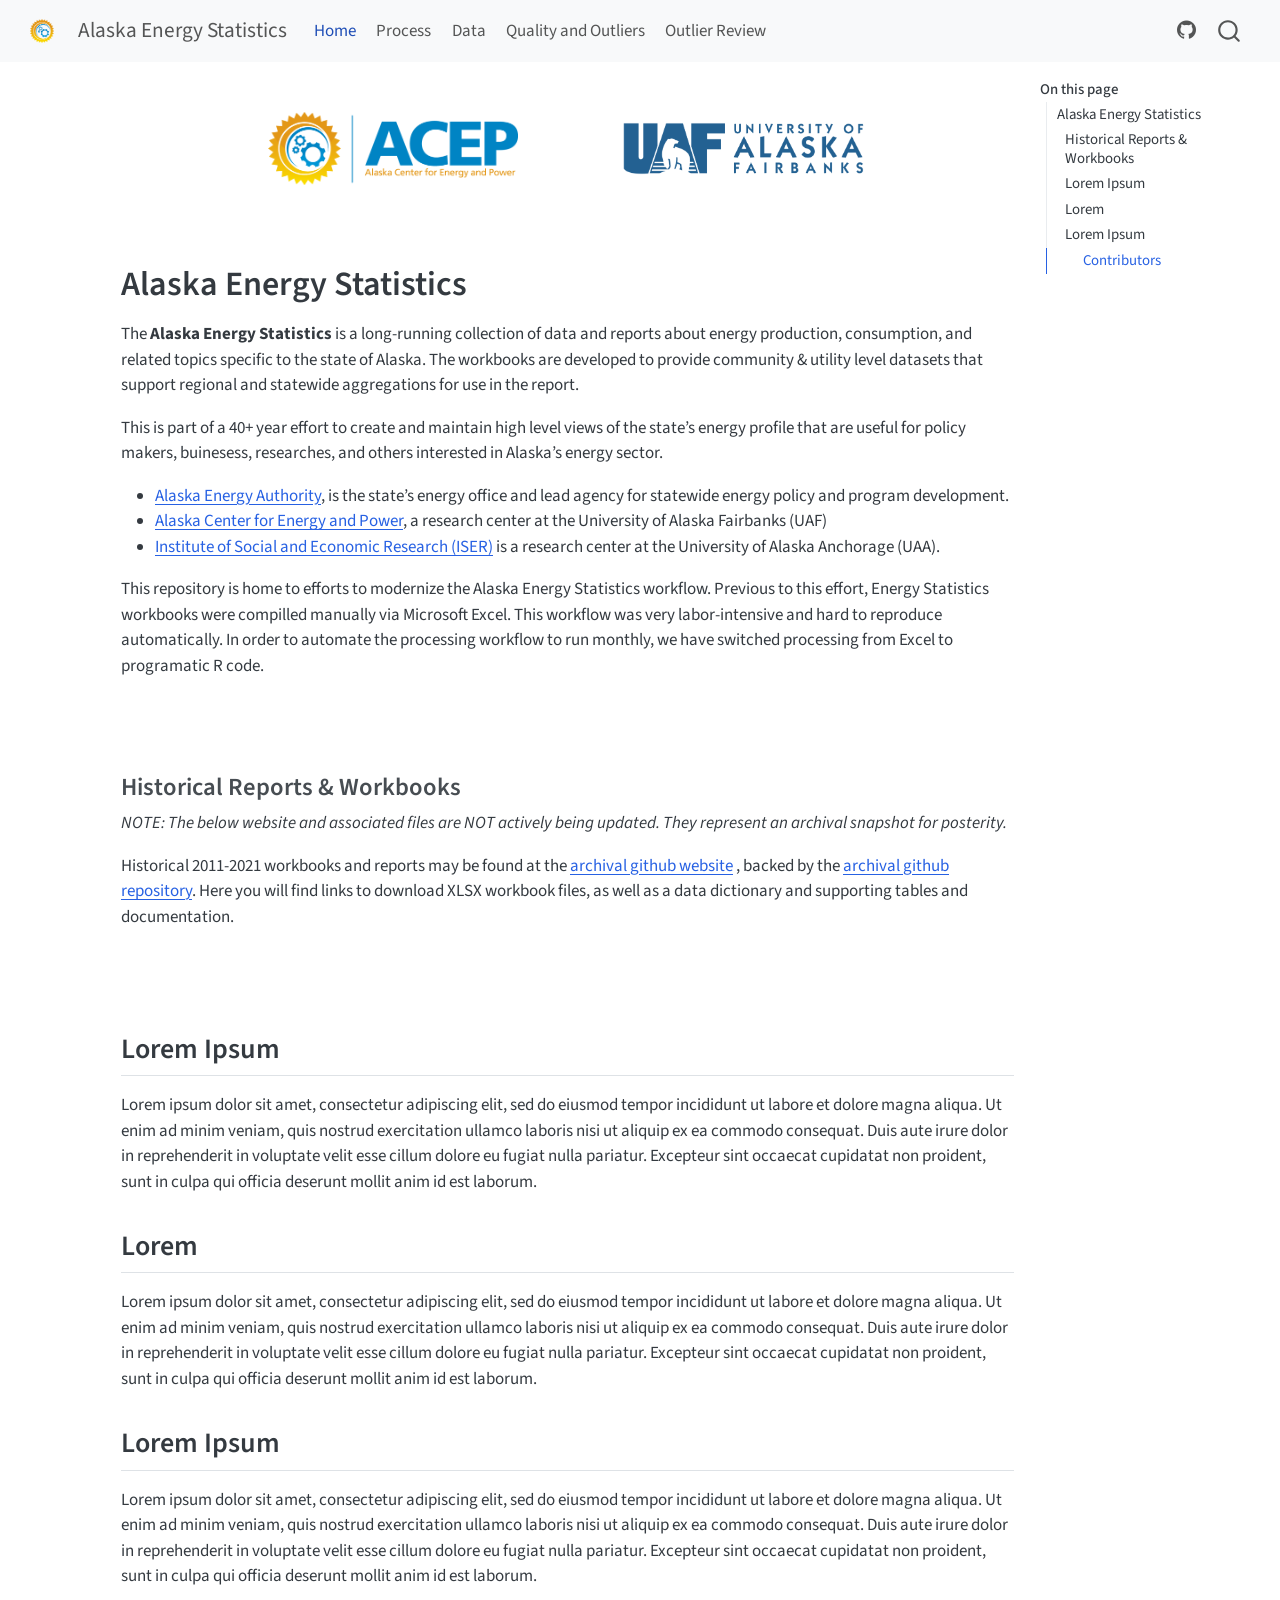
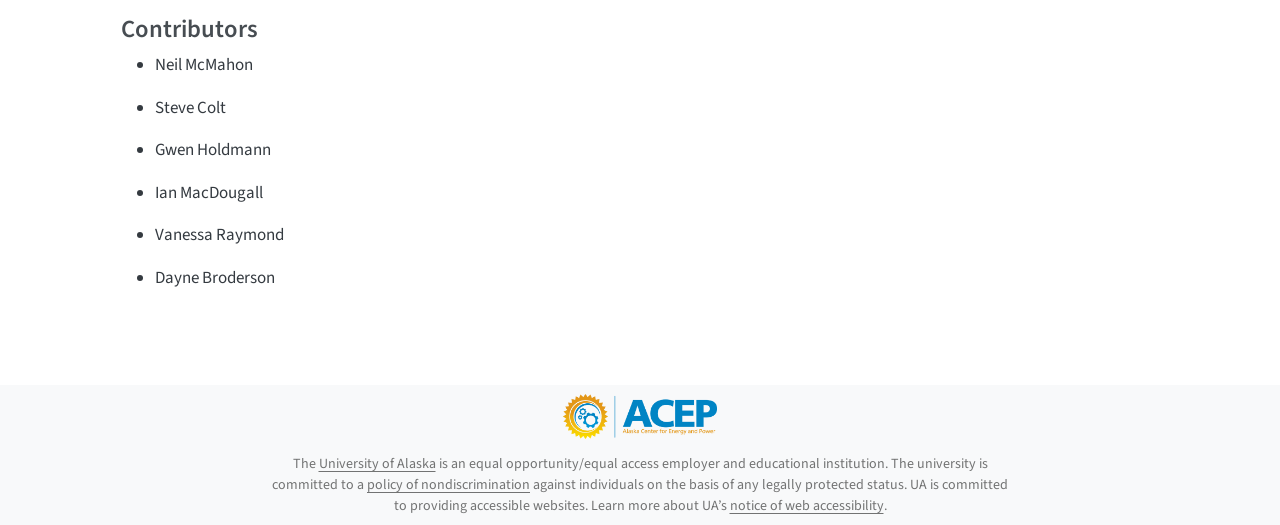
<file: index.html>
<!DOCTYPE html>
<html xmlns="http://www.w3.org/1999/xhtml" lang="en" xml:lang="en"><head>

<meta charset="utf-8">
<meta name="generator" content="quarto-1.11.9">

<meta name="viewport" content="width=device-width, initial-scale=1.0, user-scalable=yes">


<title>Alaska Energy Statistics</title>
<style>
/* Default styles provided by pandoc.
** See https://pandoc.org/MANUAL.html#variables-for-html for config info.
*/
span.smallcaps{font-variant: small-caps;}
div.columns{display: flex; gap: 1.5em;}
div.column{flex: auto;}
@media screen {
div.columns{gap: min(4vw, 1.5em);}
div.column{overflow-x: auto;}
}
div.hanging-indent{margin-left: 1.5em; text-indent: -1.5em;}
ul.task-list{list-style: none;}
ul.task-list li input[type="checkbox"] {
  width: 0.8em;
  margin: 0 0.8em 0.2em -1em; /* quarto-specific, see https://github.com/quarto-dev/quarto-cli/issues/4556 */ 
  vertical-align: middle;
}
</style>


<script src="site_libs/quarto-nav/quarto-nav.js"></script>
<script src="site_libs/quarto-nav/headroom.min.js"></script>
<script src="site_libs/clipboard/clipboard.min.js"></script>
<script src="site_libs/quarto-search/autocomplete.umd.js"></script>
<script src="site_libs/quarto-search/fuse.min.js"></script>
<script src="site_libs/quarto-search/quarto-search.js"></script>
<meta name="quarto:offset" content="./">
<link href="./images/favicon.png" rel="icon" type="image/png">
<script src="site_libs/quarto-html/quarto.js" type="module"></script>
<script src="site_libs/quarto-html/tabsets/tabsets.js" type="module"></script>
<script src="site_libs/quarto-html/scrollable-regions/scrollable-regions.js" type="module"></script>
<script src="site_libs/quarto-html/popper.min.js"></script>
<script src="site_libs/quarto-html/tippy.umd.min.js"></script>
<script src="site_libs/quarto-html/anchor.min.js"></script>
<link href="site_libs/quarto-html/tippy.css" rel="stylesheet">
<link href="site_libs/quarto-html/quarto-syntax-highlighting-63b5708e65d6cd79cd7618c58d0c21e7.css" rel="stylesheet" id="quarto-text-highlighting-styles">
<script src="site_libs/bootstrap/bootstrap.min.js"></script>
<link href="site_libs/bootstrap/bootstrap-icons.css" rel="stylesheet">
<link href="site_libs/bootstrap/bootstrap-15e148191fdf7634db3c3e8212948d60.min.css" rel="stylesheet" append-hash="true" id="quarto-bootstrap" data-mode="light">
<script id="quarto-search-options" type="application/json">{
  "location": "navbar",
  "copy-button": false,
  "collapse-after": 3,
  "panel-placement": "end",
  "type": "overlay",
  "limit": 50,
  "keyboard-shortcut": [
    "f",
    "/",
    "s"
  ],
  "show-item-context": false,
  "language": {
    "search-no-results-text": "No results",
    "search-matching-documents-text": "matching documents",
    "search-copy-link-title": "Copy link to search",
    "search-hide-matches-text": "Hide additional matches",
    "search-more-match-text": "more match in this document",
    "search-more-matches-text": "more matches in this document",
    "search-clear-button-title": "Clear",
    "search-text-placeholder": "",
    "search-detached-cancel-button-title": "Cancel",
    "search-submit-button-title": "Submit",
    "search-label": "Search"
  }
}</script>


<link rel="stylesheet" href="styles.css">
</head>

<body class="nav-fixed quarto-light"><a id="quarto-skip-link" class="visually-hidden-focusable" href="#quarto-document-content">Skip to main content</a>

<div id="quarto-search-results"></div>
  <header id="quarto-header" class="headroom fixed-top">
    <nav class="navbar navbar-expand-lg " data-bs-theme="dark" aria-label="Site">
      <div class="navbar-container container-fluid">
      <div class="navbar-brand-container mx-auto">
    <a href="./index.html" class="navbar-brand navbar-brand-logo">
    <img src="./images/acep_logo_cog.png" alt="" class="navbar-logo light-content">
    <img src="./images/acep_logo_cog.png" alt="" class="navbar-logo dark-content">
    </a>
    <a class="navbar-brand" href="./index.html">
    <span class="navbar-title">Alaska Energy Statistics</span>
    </a>
  </div>
          <button class="navbar-toggler" type="button" data-bs-toggle="collapse" data-bs-target="#navbarCollapse" aria-controls="navbarCollapse" aria-expanded="false" aria-label="Toggle navigation" onclick="if (window.quartoToggleHeadroom) { window.quartoToggleHeadroom(); }">
  <span class="navbar-toggler-icon"></span>
</button>
          <div class="collapse navbar-collapse" id="navbarCollapse">
            <ul class="navbar-nav navbar-nav-scroll me-auto">
  <li class="nav-item">
    <a class="nav-link active" href="./index.html" aria-current="page"> 
<span class="menu-text">Home</span></a>
  </li>  
  <li class="nav-item">
    <a class="nav-link" href="./process.html"> 
<span class="menu-text">Process</span></a>
  </li>  
  <li class="nav-item">
    <a class="nav-link" href="./data.html"> 
<span class="menu-text">Data</span></a>
  </li>  
  <li class="nav-item">
    <a class="nav-link" href="./quality_and_outliers.html"> 
<span class="menu-text">Quality and Outliers</span></a>
  </li>  
  <li class="nav-item">
    <a class="nav-link" href="./outlier_review.html"> 
<span class="menu-text">Outlier Review</span></a>
  </li>  
</ul>
            <ul class="navbar-nav navbar-nav-scroll ms-auto">
  <li class="nav-item compact">
    <a class="nav-link" href="https://github.com/acep-uaf/ak-energy-statistics"> <i class="bi bi-github" role="img" aria-label="GitHub">
</i> 
<span class="menu-text"></span></a>
  </li>  
</ul>
          </div> <!-- /navcollapse -->
            <div class="quarto-navbar-tools">
</div>
            <div id="quarto-search" class="" title="Search"></div>
      </div> <!-- /container-fluid -->
    </nav>
</header>
<!-- content -->
<div id="quarto-content" class="quarto-container page-columns page-rows-contents page-layout-article page-navbar">
<!-- sidebar -->
<!-- margin-sidebar -->
    <div id="quarto-margin-sidebar" class="sidebar margin-sidebar">
        <nav id="TOC" role="doc-toc" aria-labelledby="toc-title" class="toc-active">
    <h2 id="toc-title">On this page</h2>
   
  <ul>
  <li><a href="#alaska-energy-statistics" id="toc-alaska-energy-statistics" class="nav-link active" data-scroll-target="#alaska-energy-statistics">Alaska Energy Statistics</a>
  <ul class="collapse">
  <li><a href="#historical-reports-workbooks" id="toc-historical-reports-workbooks" class="nav-link" data-scroll-target="#historical-reports-workbooks">Historical Reports &amp; Workbooks</a></li>
  <li><a href="#lorem-ipsum" id="toc-lorem-ipsum" class="nav-link" data-scroll-target="#lorem-ipsum">Lorem Ipsum</a></li>
  <li><a href="#lorem" id="toc-lorem" class="nav-link" data-scroll-target="#lorem">Lorem</a></li>
  <li><a href="#lorem-ipsum-1" id="toc-lorem-ipsum-1" class="nav-link" data-scroll-target="#lorem-ipsum-1">Lorem Ipsum</a>
  <ul class="collapse">
  <li><a href="#contributors" id="toc-contributors" class="nav-link" data-scroll-target="#contributors">Contributors</a></li>
  </ul></li>
  </ul></li>
  </ul>
</nav>
    </div>
<!-- main -->
<main class="content" id="quarto-document-content" tabindex="-1"><header id="title-block-header" class="quarto-title-block"></header>




<!-- ---
title: "Alaska Energy Statistics"
# subtitle: "Energy Statistics"
--- -->
<!-- <center><a href="https://www.uaf.edu/acep/" target="_blank"><img src="images/acep_logo.png" alt="Alaska Center for Energy and Power logo" width="300px"/></a></center>
<br>
<center><a href="https://www.uaf.edu/" target="_blank"><img src="images/uaf_logo.png" alt="University of Alaska Fairbanks logo" width="300px"/></a></center> -->
<div style="display: flex; justify-content: center; align-items: center; gap: 100px; flex-wrap: wrap; margin: 20px 0;">
<a href="https://www.uaf.edu/acep/" target="_blank" style="display: inline-block; border: none; text-decoration: none;"><img src="images/acep_logo.png" alt="Alaska Center for Energy and Power logo" width="250px" style="display: block;"></a><a href="https://www.uaf.edu/" target="_blank" style="display: inline-block; border: none; text-decoration: none;"><img src="images/uaf_logo.png" alt="University of Alaska Fairbanks logo" width="250px" style="display: block;"></a>
</div>
<p><br></p>
<section id="alaska-energy-statistics" class="level1">
<h1>Alaska Energy Statistics</h1>
<p>The <strong>Alaska Energy Statistics</strong> is a long-running collection of data and reports about energy production, consumption, and related topics specific to the state of Alaska. The workbooks are developed to provide community &amp; utility level datasets that support regional and statewide aggregations for use in the report.</p>
<p>This is part of a 40+ year effort to create and maintain high level views of the state’s energy profile that are useful for policy makers, buinesess, researches, and others interested in Alaska’s energy sector.</p>
<ul>
<li><a href="https://www.akenergyauthority.org/">Alaska Energy Authority</a>, is the state’s energy office and lead agency for statewide energy policy and program development.</li>
<li><a href="https://uaf.edu/acep">Alaska Center for Energy and Power</a>, a research center at the University of Alaska Fairbanks (UAF)</li>
<li><a href="https://iseralaska.org/">Institute of Social and Economic Research (ISER)</a> is a research center at the University of Alaska Anchorage (UAA).</li>
</ul>
<p>This repository is home to efforts to modernize the Alaska Energy Statistics workflow. Previous to this effort, Energy Statistics workbooks were compilled manually via Microsoft Excel. This workflow was very labor-intensive and hard to reproduce automatically. In order to automate the processing workflow to run monthly, we have switched processing from Excel to programatic R code.</p>
<p><br> <br></p>
<section id="historical-reports-workbooks" class="level3">
<h3 class="anchored" data-anchor-id="historical-reports-workbooks">Historical Reports &amp; Workbooks</h3>
<p><em>NOTE: The below website and associated files are NOT actively being updated. They represent an archival snapshot for posterity.</em></p>
<p>Historical 2011-2021 workbooks and reports may be found at the <a href="https://acep-uaf.github.io/ak-energy-statistics-2011_2021/">archival github website</a> , backed by the <a href="https://github.com/acep-uaf/ak-energy-statistics-2011_2021">archival github repository</a>. Here you will find links to download XLSX workbook files, as well as a data dictionary and supporting tables and documentation.</p>
<p><br> <br></p>
</section>
<section id="lorem-ipsum" class="level2">
<h2 class="anchored" data-anchor-id="lorem-ipsum">Lorem Ipsum</h2>
<p>Lorem ipsum dolor sit amet, consectetur adipiscing elit, sed do eiusmod tempor incididunt ut labore et dolore magna aliqua. Ut enim ad minim veniam, quis nostrud exercitation ullamco laboris nisi ut aliquip ex ea commodo consequat. Duis aute irure dolor in reprehenderit in voluptate velit esse cillum dolore eu fugiat nulla pariatur. Excepteur sint occaecat cupidatat non proident, sunt in culpa qui officia deserunt mollit anim id est laborum.</p>
</section>
<section id="lorem" class="level2">
<h2 class="anchored" data-anchor-id="lorem">Lorem</h2>
<p>Lorem ipsum dolor sit amet, consectetur adipiscing elit, sed do eiusmod tempor incididunt ut labore et dolore magna aliqua. Ut enim ad minim veniam, quis nostrud exercitation ullamco laboris nisi ut aliquip ex ea commodo consequat. Duis aute irure dolor in reprehenderit in voluptate velit esse cillum dolore eu fugiat nulla pariatur. Excepteur sint occaecat cupidatat non proident, sunt in culpa qui officia deserunt mollit anim id est laborum.</p>
</section>
<section id="lorem-ipsum-1" class="level2">
<h2 class="anchored" data-anchor-id="lorem-ipsum-1">Lorem Ipsum</h2>
<p>Lorem ipsum dolor sit amet, consectetur adipiscing elit, sed do eiusmod tempor incididunt ut labore et dolore magna aliqua. Ut enim ad minim veniam, quis nostrud exercitation ullamco laboris nisi ut aliquip ex ea commodo consequat. Duis aute irure dolor in reprehenderit in voluptate velit esse cillum dolore eu fugiat nulla pariatur. Excepteur sint occaecat cupidatat non proident, sunt in culpa qui officia deserunt mollit anim id est laborum.</p>
<section id="contributors" class="level3">
<h3 class="anchored" data-anchor-id="contributors">Contributors</h3>
<ul>
<li><p>Neil McMahon</p></li>
<li><p>Steve Colt</p></li>
<li><p>Gwen Holdmann</p></li>
<li><p>Ian MacDougall</p></li>
<li><p>Vanessa Raymond</p></li>
<li><p>Dayne Broderson</p></li>
</ul>


</section>
</section>
</section>

</main> <!-- /main -->
<script id="quarto-html-after-body" type="application/javascript">
  window.document.addEventListener("DOMContentLoaded", function (event) {
    const icon = "";
    const anchorJS = new window.AnchorJS();
    anchorJS.options = {
      placement: 'right',
      icon: icon
    };
    anchorJS.add('.anchored');
    const isCodeAnnotation = (el) => {
      for (const clz of el.classList) {
        if (clz.startsWith('code-annotation-')) {                     
          return true;
        }
      }
      return false;
    }
    const onCopySuccess = function(e) {
      // button target
      const button = e.trigger;
      // don't keep focus
      button.blur();
      // flash "checked"
      button.classList.add('code-copy-button-checked');
      var currentTitle = button.getAttribute("title");
      button.setAttribute("title", "Copied!");
      let tooltip;
      if (window.bootstrap) {
        button.setAttribute("data-bs-toggle", "tooltip");
        button.setAttribute("data-bs-placement", "left");
        button.setAttribute("data-bs-title", "Copied!");
        tooltip = new bootstrap.Tooltip(button, 
          { trigger: "manual", 
            customClass: "code-copy-button-tooltip",
            offset: [0, -8]});
        tooltip.show();    
      }
      setTimeout(function() {
        if (tooltip) {
          tooltip.hide();
          button.removeAttribute("data-bs-title");
          button.removeAttribute("data-bs-toggle");
          button.removeAttribute("data-bs-placement");
        }
        button.setAttribute("title", currentTitle);
        button.classList.remove('code-copy-button-checked');
      }, 1000);
      // clear code selection
      e.clearSelection();
    }
    const getTextToCopy = function(trigger) {
      const outerScaffold = trigger.parentElement.cloneNode(true);
      const codeEl = outerScaffold.querySelector('code');
      for (const childEl of codeEl.children) {
        if (isCodeAnnotation(childEl)) {
          childEl.remove();
        }
      }
      return codeEl.innerText;
    }
    const clipboard = new window.ClipboardJS('.code-copy-button:not([data-in-quarto-modal])', {
      text: getTextToCopy
    });
    clipboard.on('success', onCopySuccess);
    if (window.document.getElementById('quarto-embedded-source-code-modal')) {
      const clipboardModal = new window.ClipboardJS('.code-copy-button[data-in-quarto-modal]', {
        text: getTextToCopy,
        container: window.document.getElementById('quarto-embedded-source-code-modal')
      });
      clipboardModal.on('success', onCopySuccess);
    }
      var localhostRegex = new RegExp(/^(?:http|https):\/\/localhost\:?[0-9]*\//);
      var mailtoRegex = new RegExp(/^mailto:/);
        var filterRegex = new RegExp("https:\/\/acep-uaf\.github\.io\/ak-energy-statistics\/");
      var isInternal = (href) => {
          return filterRegex.test(href) || localhostRegex.test(href) || mailtoRegex.test(href);
      }
      // Inspect non-navigation links and adorn them if external
      window.quartoDecorateExternalLinks = function (root) {
     var links = (root || window.document).querySelectorAll('a[href]:not(.nav-link):not(.navbar-brand):not(.toc-action):not(.sidebar-link):not(.sidebar-item-toggle):not(.pagination-link):not(.no-external):not([aria-hidden]):not(.dropdown-item):not(.quarto-navigation-tool):not(.about-link)');
      for (var i=0; i<links.length; i++) {
        const link = links[i];
        if (!isInternal(link.href)) {
          // undo the damage that might have been done by quarto-nav.js in the case of
          // links that we want to consider external
          if (link.dataset.originalHref !== undefined) {
            link.href = link.dataset.originalHref;
          }
          if (!link.classList.contains('no-external-icon')) {
          }
        }
      }
      };
      window.quartoDecorateExternalLinks(window.document);
    // Esc closes the popup (WCAG 1.4.13) and focus leaving both trigger and
    // popup closes it (WCAG 2.4.11); tippy handles neither for interactive popups.
    const hideOnEscAndFocusOut = {
      name: 'hideOnEscAndFocusOut',
      defaultValue: true,
      fn(instance) {
        const dismiss = () => {
          // A show scheduled by the trigger delay would otherwise reopen it
          instance.clearDelayTimeouts();
          instance.hide();
        };
        const onKeyDown = (event) => {
          if (event.key !== 'Escape') {
            return;
          }
          // Keep Esc from also reaching page handlers (e.g. reveal.js overview),
          // except an open reveal.js slide menu, which Esc should close too.
          // The menu handles keys only when its keyboard option is on.
          const menuHandlesEsc = window.Reveal?.getPlugin?.('menu')?.isOpen() &&
            window.Reveal.getConfig().menu?.keyboard !== false;
          if (!menuHandlesEsc) {
            event.stopPropagation();
          }
          if (instance.popper.contains(window.document.activeElement)) {
            // Disabled while refocusing so the focus trigger does not reopen it
            instance.disable();
            instance.reference.focus();
            instance.enable();
          }
          dismiss();
        };
        const onFocusOut = (event) => {
          const target = event.relatedTarget;
          if (target && !instance.reference.contains(target) &&
              !instance.popper.contains(target)) {
            dismiss();
          }
        };
        // On the trigger too: a click trigger (code-annotations: select) has no
        // blur handling. Attached for the instance's lifetime so leaving the
        // trigger also cancels a show still pending on the trigger delay.
        instance.reference.addEventListener('focusout', onFocusOut);
        return {
          onShow() {
            window.document.addEventListener('keydown', onKeyDown, true);
            instance.popper.addEventListener('focusout', onFocusOut);
          },
          onHide() {
            window.document.removeEventListener('keydown', onKeyDown, true);
            instance.popper.removeEventListener('focusout', onFocusOut);
          },
          onDestroy() {
            instance.reference.removeEventListener('focusout', onFocusOut);
          },
        };
      },
    };
    function tippyHover(el, contentFn, onTriggerFn, onUntriggerFn) {
      const config = {
        allowHTML: true,
        maxWidth: 500,
        delay: 100,
        arrow: false,
        appendTo: function(el) {
            return el.parentElement;
        },
        interactive: true,
        interactiveBorder: 10,
        theme: 'quarto',
        placement: 'bottom-start',
        plugins: [hideOnEscAndFocusOut],
      };
      if (contentFn) {
        config.content = contentFn;
      }
      if (onTriggerFn) {
        config.onTrigger = onTriggerFn;
      }
      if (onUntriggerFn) {
        config.onUntrigger = onUntriggerFn;
      }
      window.tippy(el, config); 
    }
    const noterefs = window.document.querySelectorAll('a[role="doc-noteref"]');
    for (var i=0; i<noterefs.length; i++) {
      const ref = noterefs[i];
      tippyHover(ref, function() {
        // use id or data attribute instead here
        let href = ref.getAttribute('data-footnote-href') || ref.getAttribute('href');
        try { href = new URL(href).hash; } catch {}
        const id = href.replace(/^#\/?/, "");
        const note = window.document.getElementById(id);
        if (note) {
          return note.innerHTML;
        } else {
          return "";
        }
      });
    }
    const xrefs = window.document.querySelectorAll('a.quarto-xref');
    const processXRef = (id, note) => {
      // Strip column container classes
      const stripColumnClz = (el) => {
        el.classList.remove("page-full", "page-columns");
        if (el.children) {
          for (const child of el.children) {
            stripColumnClz(child);
          }
        }
      }
      stripColumnClz(note)
      if (id === null || id.startsWith('sec-')) {
        // Special case sections, only their first couple elements
        const container = document.createElement("div");
        if (note.children && note.children.length > 2) {
          container.appendChild(note.children[0].cloneNode(true));
          for (let i = 1; i < note.children.length; i++) {
            const child = note.children[i];
            if (child.tagName === "P" && child.innerText === "") {
              continue;
            } else {
              container.appendChild(child.cloneNode(true));
              break;
            }
          }
          if (window.Quarto?.typesetMath) {
            window.Quarto.typesetMath(container);
          }
          return container.innerHTML
        } else {
          if (window.Quarto?.typesetMath) {
            window.Quarto.typesetMath(note);
          }
          return note.innerHTML;
        }
      } else {
        // Remove any anchor links if they are present
        const anchorLink = note.querySelector('a.anchorjs-link');
        if (anchorLink) {
          anchorLink.remove();
        }
        if (window.Quarto?.typesetMath) {
          window.Quarto.typesetMath(note);
        }
        if (note.classList.contains("callout")) {
          return note.outerHTML;
        } else {
          return note.innerHTML;
        }
      }
    }
    for (var i=0; i<xrefs.length; i++) {
      const xref = xrefs[i];
      tippyHover(xref, undefined, function(instance) {
        instance.disable();
        let url = xref.getAttribute('href');
        let hash = undefined; 
        if (url.startsWith('#')) {
          hash = url;
        } else {
          try { hash = new URL(url).hash; } catch {}
        }
        if (hash) {
          const id = hash.replace(/^#\/?/, "");
          const note = window.document.getElementById(id);
          if (note !== null) {
            try {
              const html = processXRef(id, note.cloneNode(true));
              instance.setContent(html);
            } finally {
              instance.enable();
              instance.show();
            }
          } else {
            // See if we can fetch this
            fetch(url.split('#')[0])
            .then(res => res.text())
            .then(html => {
              const parser = new DOMParser();
              const htmlDoc = parser.parseFromString(html, "text/html");
              const note = htmlDoc.getElementById(id);
              if (note !== null) {
                const html = processXRef(id, note);
                instance.setContent(html);
              } 
            }).finally(() => {
              instance.enable();
              instance.show();
            });
          }
        } else {
          // See if we can fetch a full url (with no hash to target)
          // This is a special case and we should probably do some content thinning / targeting
          fetch(url)
          .then(res => res.text())
          .then(html => {
            const parser = new DOMParser();
            const htmlDoc = parser.parseFromString(html, "text/html");
            const note = htmlDoc.querySelector('main.content');
            if (note !== null) {
              // This should only happen for chapter cross references
              // (since there is no id in the URL)
              // remove the first header
              if (note.children.length > 0 && note.children[0].tagName === "HEADER") {
                note.children[0].remove();
              }
              const html = processXRef(null, note);
              instance.setContent(html);
            } 
          }).finally(() => {
            instance.enable();
            instance.show();
          });
        }
      }, function(instance) {
      });
    }
        let selectedAnnoteEl;
        const selectorForAnnotation = ( cell, annotation) => {
          let cellAttr = 'data-code-cell="' + cell + '"';
          let lineAttr = 'data-code-annotation="' +  annotation + '"';
          const selector = 'span[' + cellAttr + '][' + lineAttr + ']';
          return selector;
        }
        const selectCodeLines = (annoteEl) => {
          const doc = window.document;
          const targetCell = annoteEl.getAttribute("data-target-cell");
          const targetAnnotation = annoteEl.getAttribute("data-target-annotation");
          const annoteSpan = window.document.querySelector(selectorForAnnotation(targetCell, targetAnnotation));
          const lines = annoteSpan.getAttribute("data-code-lines").split(",");
          const lineIds = lines.map((line) => {
            return targetCell + "-" + line;
          })
          // Each band is positioned against its own containing block, which is
          // not the offsetParent of the lines, so place it from client rects.
          const placeBand = (band, firstEl, lastEl, codeBlock) => {
            const container = band.offsetParent;
            if (container === null) {
              return;
            }
            const containerRect = container.getBoundingClientRect();
            // Reveal.js scales slides with a transform, so convert client
            // pixels back to the CSS pixels of the container.
            const scale = containerRect.height / container.offsetHeight || 1;
            const firstRect = firstEl.getBoundingClientRect();
            const lastRect = lastEl.getBoundingClientRect();
            const top = (firstRect.top - containerRect.top) / scale - container.clientTop + container.scrollTop;
            const height = (lastRect.bottom - firstRect.top) / scale;
            band.style.top = top - 2 + "px";
            band.style.height = height + 4 + "px";
            if (codeBlock) {
              // Without the copy button wrapper, the containing block is wider
              // than the code block, so span the code block explicitly.
              const blockRect = codeBlock.getBoundingClientRect();
              band.style.left = (blockRect.left - containerRect.left) / scale - container.clientLeft + container.scrollLeft + "px";
              band.style.width = blockRect.width / scale + "px";
            }
          };
          if (lineIds.length > 0) {
            const el = window.document.getElementById(lineIds[0]);
            const lastEl = window.document.getElementById(lineIds[lineIds.length - 1]);
            const parent = el.parentElement.parentElement;
            // cook up a div (if necessary) and position it
            let div = window.document.getElementById("code-annotation-line-highlight");
            if (div === null) {
              div = window.document.createElement("div");
              div.setAttribute("id", "code-annotation-line-highlight");
              div.style.position = 'absolute';
              parent.appendChild(div);
            }
            placeBand(div, el, lastEl, parent.closest("div.sourceCode") || parent);
            let gutterDiv = window.document.getElementById("code-annotation-line-highlight-gutter");
            if (gutterDiv === null) {
              gutterDiv = window.document.createElement("div");
              gutterDiv.setAttribute("id", "code-annotation-line-highlight-gutter");
              gutterDiv.style.position = 'absolute';
              const codeCell = window.document.getElementById(targetCell);
              const gutter = codeCell.querySelector('.code-annotation-gutter');
              gutter.appendChild(gutterDiv);
            }
            placeBand(gutterDiv, el, lastEl);
            selectedAnnoteEl = annoteEl;
          }
        };
        const unselectCodeLines = () => {
          const elementsIds = ["code-annotation-line-highlight", "code-annotation-line-highlight-gutter"];
          elementsIds.forEach((elId) => {
            const div = window.document.getElementById(elId);
            if (div) {
              div.remove();
            }
          });
          selectedAnnoteEl = undefined;
        };
          // Handle positioning of the toggle
      window.addEventListener(
        "resize",
        throttle(() => {
          elRect = undefined;
          if (selectedAnnoteEl) {
            selectCodeLines(selectedAnnoteEl);
          }
        }, 10)
      );
      function throttle(fn, ms) {
      let throttle = false;
      let timer;
        return (...args) => {
          if(!throttle) { // first call gets through
              fn.apply(this, args);
              throttle = true;
          } else { // all the others get throttled
              if(timer) clearTimeout(timer); // cancel #2
              timer = setTimeout(() => {
                fn.apply(this, args);
                timer = throttle = false;
              }, ms);
          }
        };
      }
        // Attach click handler to the DT
        const annoteDls = window.document.querySelectorAll('dt[data-target-cell]');
        for (const annoteDlNode of annoteDls) {
          annoteDlNode.addEventListener('click', (event) => {
            const clickedEl = event.target;
            if (clickedEl !== selectedAnnoteEl) {
              unselectCodeLines();
              const activeEl = window.document.querySelector('dt[data-target-cell].code-annotation-active');
              if (activeEl) {
                activeEl.classList.remove('code-annotation-active');
              }
              selectCodeLines(clickedEl);
              clickedEl.classList.add('code-annotation-active');
            } else {
              // Unselect the line
              unselectCodeLines();
              clickedEl.classList.remove('code-annotation-active');
            }
          });
        }
    const findCites = (el) => {
      const parentEl = el.parentElement;
      if (parentEl) {
        const cites = parentEl.dataset.cites;
        if (cites) {
          return {
            el,
            cites: cites.split(' ')
          };
        } else {
          return findCites(el.parentElement)
        }
      } else {
        return undefined;
      }
    };
    var bibliorefs = window.document.querySelectorAll('a[role="doc-biblioref"]');
    for (var i=0; i<bibliorefs.length; i++) {
      const ref = bibliorefs[i];
      const citeInfo = findCites(ref);
      if (citeInfo) {
        tippyHover(citeInfo.el, function() {
          var popup = window.document.createElement('div');
          citeInfo.cites.forEach(function(cite) {
            var citeDiv = window.document.createElement('div');
            citeDiv.classList.add('hanging-indent');
            citeDiv.classList.add('csl-entry');
            var biblioDiv = window.document.getElementById('ref-' + cite);
            if (biblioDiv) {
              citeDiv.innerHTML = biblioDiv.innerHTML;
            }
            popup.appendChild(citeDiv);
          });
          return popup.innerHTML;
        });
      }
    }
  });
  </script>
  <script type="application/javascript">
  window.quartoScrollableRegionsLabels = {"code":"Scrollable code","output":"Scrollable output"};
  </script>
</div> <!-- /content -->
<footer class="footer">
  <div class="nav-footer">
    <div class="nav-footer-left">
      &nbsp;
    </div>   
    <div class="nav-footer-center">
<div style="margin-bottom: 15px;">
<p><a href="https://www.uaf.edu/acep/" target="_blank"> <img src="images/acep_logo.png" alt="ACEP Logo" style="height: 45px; display: inline-block;"> </a></p>
</div>
<p>The <a href="https://www.alaska.edu/alaska/">University of Alaska</a> is an equal opportunity/equal access employer and educational institution. The university is committed to a <a href="https://www.alaska.edu/nondiscrimination/">policy of nondiscrimination</a> against individuals on the basis of any legally protected status. UA is committed to providing accessible websites. Learn more about UA’s <a href="https://www.alaska.edu/webaccessibility/?pk_vid=81df806589ed5ce517842767050a30e1">notice of web accessibility</a>.</p>
</div>
    <div class="nav-footer-right">
      &nbsp;
    </div>
  </div>
</footer>




</body></html>
</file>
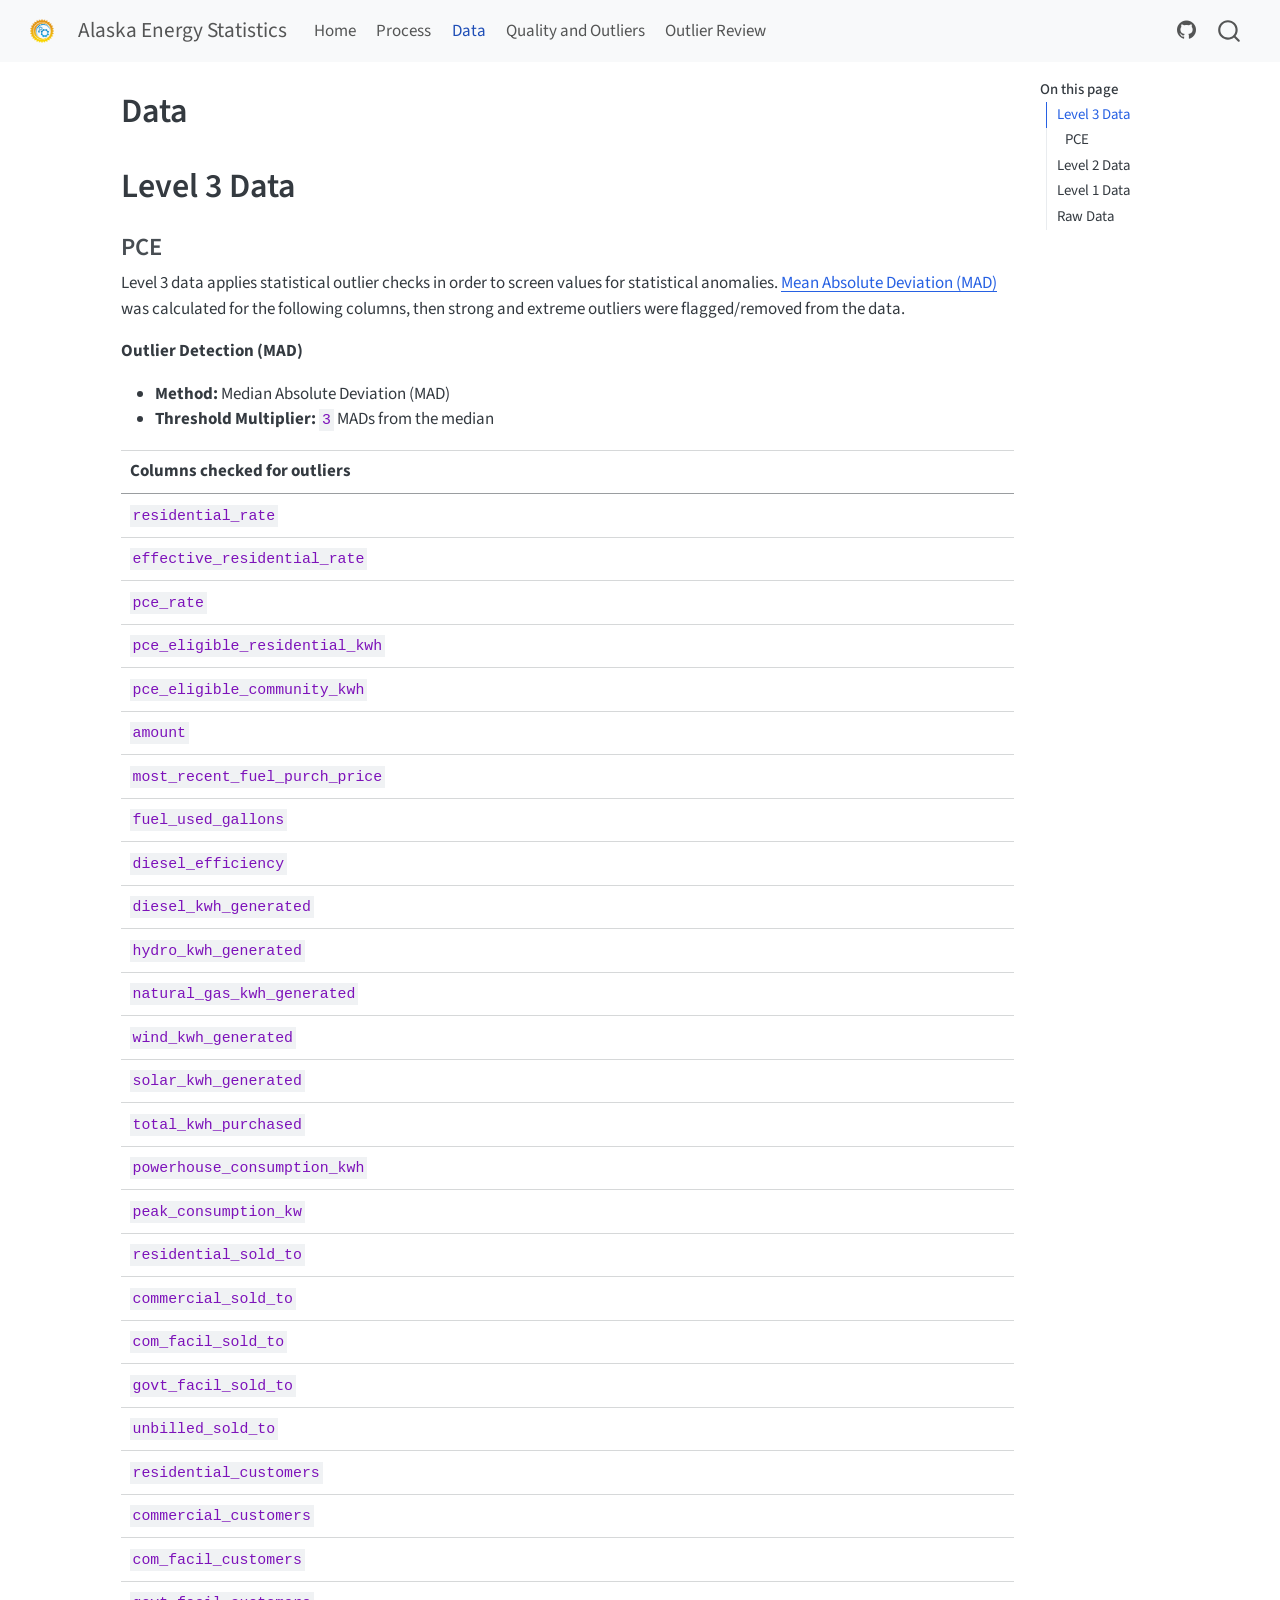
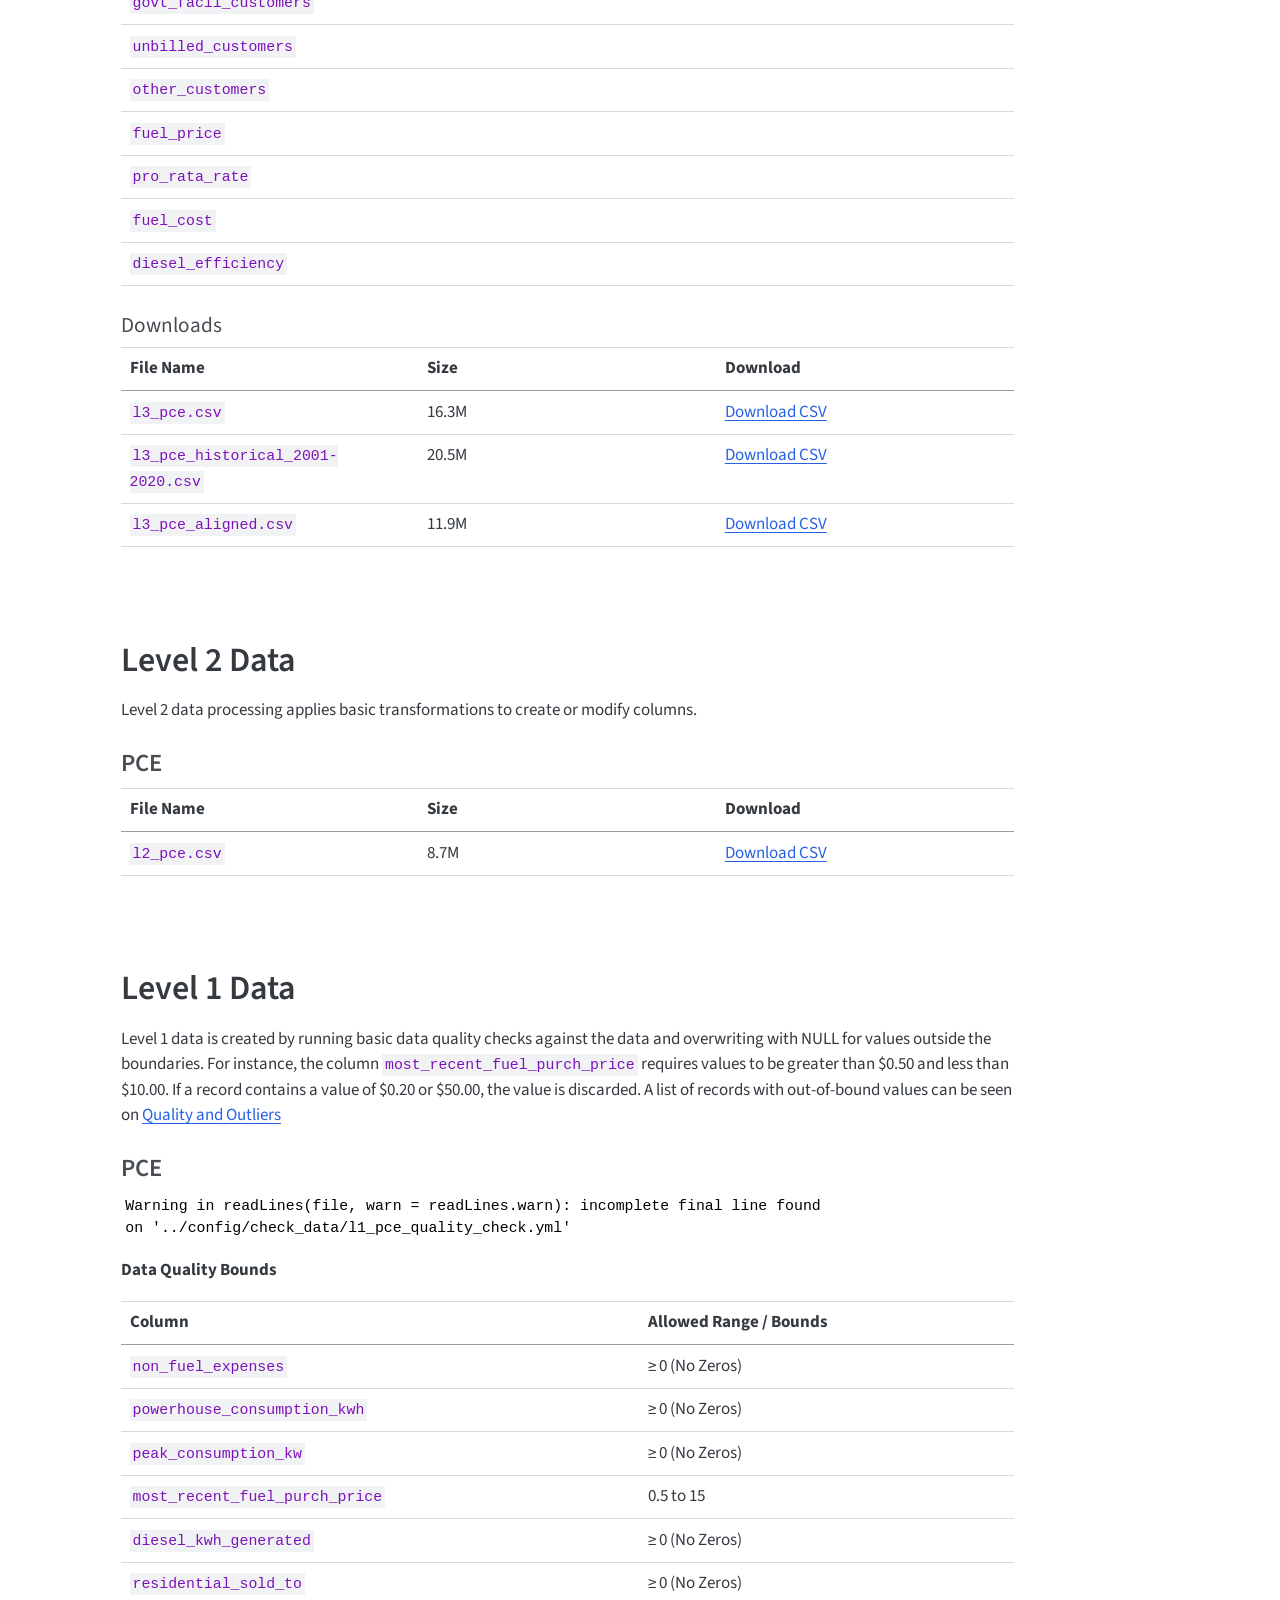
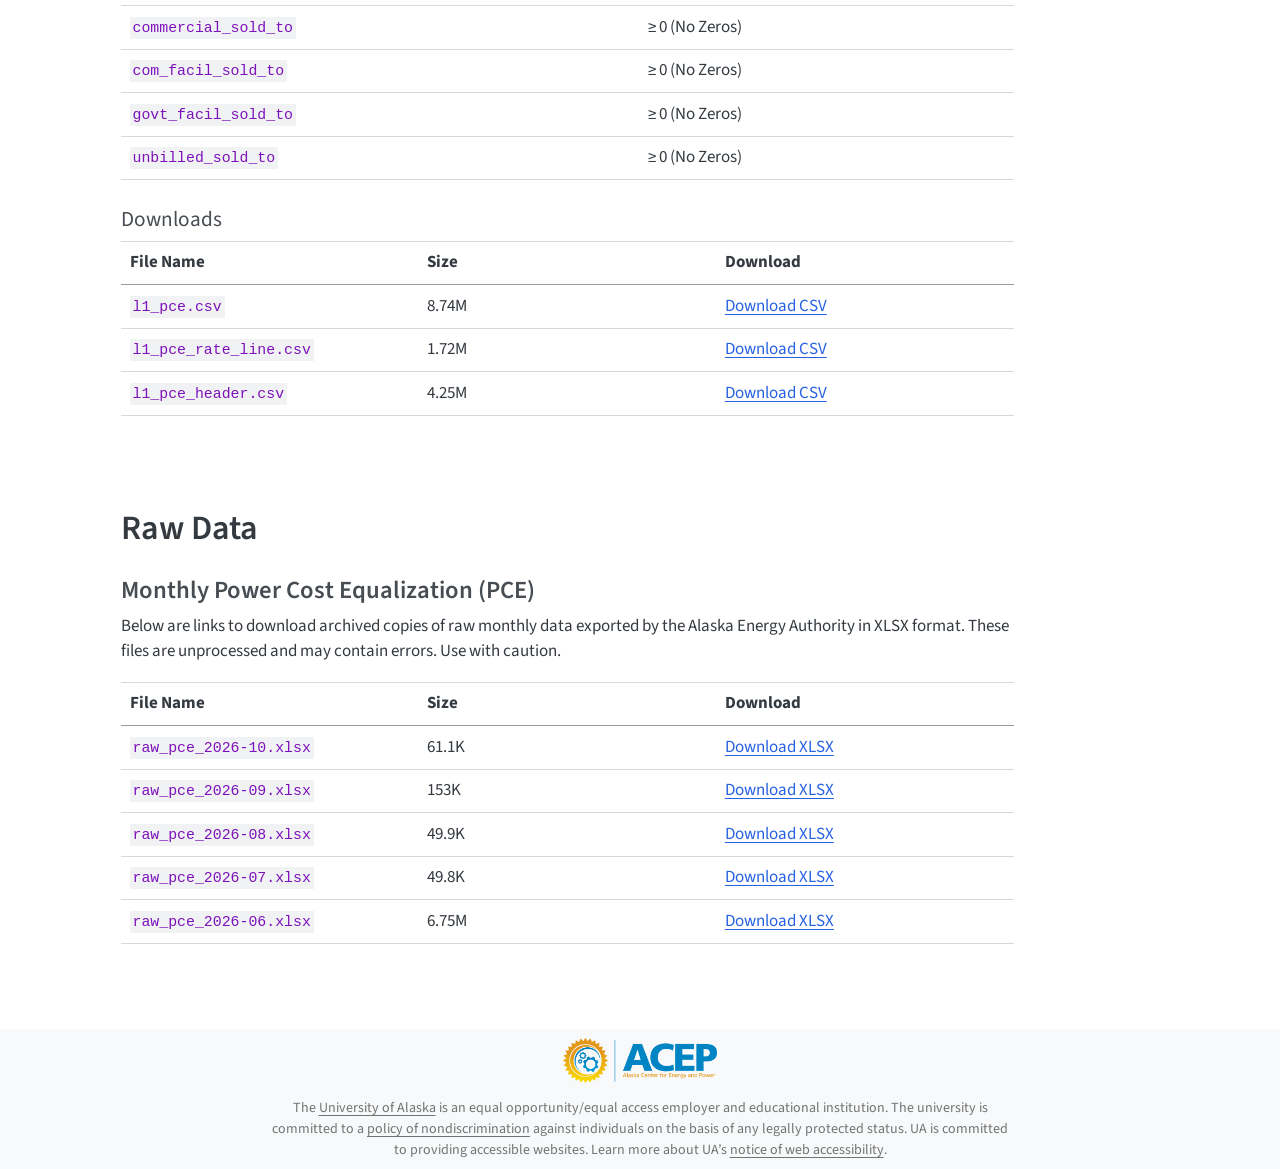
<file: data.html>
<!DOCTYPE html>
<html xmlns="http://www.w3.org/1999/xhtml" lang="en" xml:lang="en"><head>

<meta charset="utf-8">
<meta name="generator" content="quarto-1.11.9">

<meta name="viewport" content="width=device-width, initial-scale=1.0, user-scalable=yes">


<title>Data – Alaska Energy Statistics</title>
<style>
/* Default styles provided by pandoc.
** See https://pandoc.org/MANUAL.html#variables-for-html for config info.
*/
span.smallcaps{font-variant: small-caps;}
div.columns{display: flex; gap: 1.5em;}
div.column{flex: auto;}
@media screen {
div.columns{gap: min(4vw, 1.5em);}
div.column{overflow-x: auto;}
}
div.hanging-indent{margin-left: 1.5em; text-indent: -1.5em;}
ul.task-list{list-style: none;}
ul.task-list li input[type="checkbox"] {
  width: 0.8em;
  margin: 0 0.8em 0.2em -1em; /* quarto-specific, see https://github.com/quarto-dev/quarto-cli/issues/4556 */ 
  vertical-align: middle;
}
</style>


<script src="site_libs/quarto-nav/quarto-nav.js"></script>
<script src="site_libs/quarto-nav/headroom.min.js"></script>
<script src="site_libs/clipboard/clipboard.min.js"></script>
<script src="site_libs/quarto-search/autocomplete.umd.js"></script>
<script src="site_libs/quarto-search/fuse.min.js"></script>
<script src="site_libs/quarto-search/quarto-search.js"></script>
<meta name="quarto:offset" content="./">
<link href="./images/favicon.png" rel="icon" type="image/png">
<script src="site_libs/quarto-html/quarto.js" type="module"></script>
<script src="site_libs/quarto-html/tabsets/tabsets.js" type="module"></script>
<script src="site_libs/quarto-html/scrollable-regions/scrollable-regions.js" type="module"></script>
<script src="site_libs/quarto-html/popper.min.js"></script>
<script src="site_libs/quarto-html/tippy.umd.min.js"></script>
<script src="site_libs/quarto-html/anchor.min.js"></script>
<link href="site_libs/quarto-html/tippy.css" rel="stylesheet">
<link href="site_libs/quarto-html/quarto-syntax-highlighting-63b5708e65d6cd79cd7618c58d0c21e7.css" rel="stylesheet" id="quarto-text-highlighting-styles">
<script src="site_libs/bootstrap/bootstrap.min.js"></script>
<link href="site_libs/bootstrap/bootstrap-icons.css" rel="stylesheet">
<link href="site_libs/bootstrap/bootstrap-15e148191fdf7634db3c3e8212948d60.min.css" rel="stylesheet" append-hash="true" id="quarto-bootstrap" data-mode="light">
<script id="quarto-search-options" type="application/json">{
  "location": "navbar",
  "copy-button": false,
  "collapse-after": 3,
  "panel-placement": "end",
  "type": "overlay",
  "limit": 50,
  "keyboard-shortcut": [
    "f",
    "/",
    "s"
  ],
  "show-item-context": false,
  "language": {
    "search-no-results-text": "No results",
    "search-matching-documents-text": "matching documents",
    "search-copy-link-title": "Copy link to search",
    "search-hide-matches-text": "Hide additional matches",
    "search-more-match-text": "more match in this document",
    "search-more-matches-text": "more matches in this document",
    "search-clear-button-title": "Clear",
    "search-text-placeholder": "",
    "search-detached-cancel-button-title": "Cancel",
    "search-submit-button-title": "Submit",
    "search-label": "Search"
  }
}</script>


<link rel="stylesheet" href="styles.css">
</head>

<body class="nav-fixed quarto-light"><a id="quarto-skip-link" class="visually-hidden-focusable" href="#quarto-document-content">Skip to main content</a>

<div id="quarto-search-results"></div>
  <header id="quarto-header" class="headroom fixed-top">
    <nav class="navbar navbar-expand-lg " data-bs-theme="dark" aria-label="Site">
      <div class="navbar-container container-fluid">
      <div class="navbar-brand-container mx-auto">
    <a href="./index.html" class="navbar-brand navbar-brand-logo">
    <img src="./images/acep_logo_cog.png" alt="" class="navbar-logo light-content">
    <img src="./images/acep_logo_cog.png" alt="" class="navbar-logo dark-content">
    </a>
    <a class="navbar-brand" href="./index.html">
    <span class="navbar-title">Alaska Energy Statistics</span>
    </a>
  </div>
          <button class="navbar-toggler" type="button" data-bs-toggle="collapse" data-bs-target="#navbarCollapse" aria-controls="navbarCollapse" aria-expanded="false" aria-label="Toggle navigation" onclick="if (window.quartoToggleHeadroom) { window.quartoToggleHeadroom(); }">
  <span class="navbar-toggler-icon"></span>
</button>
          <div class="collapse navbar-collapse" id="navbarCollapse">
            <ul class="navbar-nav navbar-nav-scroll me-auto">
  <li class="nav-item">
    <a class="nav-link" href="./index.html"> 
<span class="menu-text">Home</span></a>
  </li>  
  <li class="nav-item">
    <a class="nav-link" href="./process.html"> 
<span class="menu-text">Process</span></a>
  </li>  
  <li class="nav-item">
    <a class="nav-link active" href="./data.html" aria-current="page"> 
<span class="menu-text">Data</span></a>
  </li>  
  <li class="nav-item">
    <a class="nav-link" href="./quality_and_outliers.html"> 
<span class="menu-text">Quality and Outliers</span></a>
  </li>  
  <li class="nav-item">
    <a class="nav-link" href="./outlier_review.html"> 
<span class="menu-text">Outlier Review</span></a>
  </li>  
</ul>
            <ul class="navbar-nav navbar-nav-scroll ms-auto">
  <li class="nav-item compact">
    <a class="nav-link" href="https://github.com/acep-uaf/ak-energy-statistics"> <i class="bi bi-github" role="img" aria-label="GitHub">
</i> 
<span class="menu-text"></span></a>
  </li>  
</ul>
          </div> <!-- /navcollapse -->
            <div class="quarto-navbar-tools">
</div>
            <div id="quarto-search" class="" title="Search"></div>
      </div> <!-- /container-fluid -->
    </nav>
</header>
<!-- content -->
<div id="quarto-content" class="quarto-container page-columns page-rows-contents page-layout-article page-navbar">
<!-- sidebar -->
<!-- margin-sidebar -->
    <div id="quarto-margin-sidebar" class="sidebar margin-sidebar">
        <nav id="TOC" role="doc-toc" aria-labelledby="toc-title" class="toc-active">
    <h2 id="toc-title">On this page</h2>
   
  <ul>
  <li><a href="#level-3-data" id="toc-level-3-data" class="nav-link active" data-scroll-target="#level-3-data">Level 3 Data</a>
  <ul class="collapse">
  <li><a href="#pce" id="toc-pce" class="nav-link" data-scroll-target="#pce">PCE</a></li>
  </ul></li>
  <li><a href="#level-2-data" id="toc-level-2-data" class="nav-link" data-scroll-target="#level-2-data">Level 2 Data</a>
  <ul class="collapse">
  <li><a href="#pce-1" id="toc-pce-1" class="nav-link" data-scroll-target="#pce-1">PCE</a></li>
  </ul></li>
  <li><a href="#level-1-data" id="toc-level-1-data" class="nav-link" data-scroll-target="#level-1-data">Level 1 Data</a>
  <ul class="collapse">
  <li><a href="#pce-2" id="toc-pce-2" class="nav-link" data-scroll-target="#pce-2">PCE</a></li>
  </ul></li>
  <li><a href="#raw-data" id="toc-raw-data" class="nav-link" data-scroll-target="#raw-data">Raw Data</a>
  <ul class="collapse">
  <li><a href="#monthly-power-cost-equalization-pce" id="toc-monthly-power-cost-equalization-pce" class="nav-link" data-scroll-target="#monthly-power-cost-equalization-pce">Monthly Power Cost Equalization (PCE)</a></li>
  </ul></li>
  </ul>
</nav>
    </div>
<!-- main -->
<main class="content" id="quarto-document-content" tabindex="-1">

<header id="title-block-header" class="quarto-title-block default">
<div class="quarto-title">
<h1 class="title">Data</h1>
</div>



<div class="quarto-title-meta">

    
  
    
  </div>
  


</header>


<section id="level-3-data" class="level1">
<h1>Level 3 Data</h1>
<section id="pce" class="level3">
<h3 class="anchored" data-anchor-id="pce">PCE</h3>
<p>Level 3 data applies statistical outlier checks in order to screen values for statistical anomalies. <a href="https://en.wikipedia.org/wiki/Median_absolute_deviation">Mean Absolute Deviation (MAD)</a> was calculated for the following columns, then strong and extreme outliers were flagged/removed from the data.</p>
<p><strong>Outlier Detection (MAD)</strong></p>
<ul>
<li><strong>Method:</strong> Median Absolute Deviation (MAD)</li>
<li><strong>Threshold Multiplier:</strong> <code>3</code> MADs from the median</li>
</ul>
<table class="caption-top table">
<thead>
<tr class="header">
<th style="text-align: left;">Columns checked for outliers</th>
</tr>
</thead>
<tbody>
<tr class="odd">
<td style="text-align: left;"><code>residential_rate</code></td>
</tr>
<tr class="even">
<td style="text-align: left;"><code>effective_residential_rate</code></td>
</tr>
<tr class="odd">
<td style="text-align: left;"><code>pce_rate</code></td>
</tr>
<tr class="even">
<td style="text-align: left;"><code>pce_eligible_residential_kwh</code></td>
</tr>
<tr class="odd">
<td style="text-align: left;"><code>pce_eligible_community_kwh</code></td>
</tr>
<tr class="even">
<td style="text-align: left;"><code>amount</code></td>
</tr>
<tr class="odd">
<td style="text-align: left;"><code>most_recent_fuel_purch_price</code></td>
</tr>
<tr class="even">
<td style="text-align: left;"><code>fuel_used_gallons</code></td>
</tr>
<tr class="odd">
<td style="text-align: left;"><code>diesel_efficiency</code></td>
</tr>
<tr class="even">
<td style="text-align: left;"><code>diesel_kwh_generated</code></td>
</tr>
<tr class="odd">
<td style="text-align: left;"><code>hydro_kwh_generated</code></td>
</tr>
<tr class="even">
<td style="text-align: left;"><code>natural_gas_kwh_generated</code></td>
</tr>
<tr class="odd">
<td style="text-align: left;"><code>wind_kwh_generated</code></td>
</tr>
<tr class="even">
<td style="text-align: left;"><code>solar_kwh_generated</code></td>
</tr>
<tr class="odd">
<td style="text-align: left;"><code>total_kwh_purchased</code></td>
</tr>
<tr class="even">
<td style="text-align: left;"><code>powerhouse_consumption_kwh</code></td>
</tr>
<tr class="odd">
<td style="text-align: left;"><code>peak_consumption_kw</code></td>
</tr>
<tr class="even">
<td style="text-align: left;"><code>residential_sold_to</code></td>
</tr>
<tr class="odd">
<td style="text-align: left;"><code>commercial_sold_to</code></td>
</tr>
<tr class="even">
<td style="text-align: left;"><code>com_facil_sold_to</code></td>
</tr>
<tr class="odd">
<td style="text-align: left;"><code>govt_facil_sold_to</code></td>
</tr>
<tr class="even">
<td style="text-align: left;"><code>unbilled_sold_to</code></td>
</tr>
<tr class="odd">
<td style="text-align: left;"><code>residential_customers</code></td>
</tr>
<tr class="even">
<td style="text-align: left;"><code>commercial_customers</code></td>
</tr>
<tr class="odd">
<td style="text-align: left;"><code>com_facil_customers</code></td>
</tr>
<tr class="even">
<td style="text-align: left;"><code>govt_facil_customers</code></td>
</tr>
<tr class="odd">
<td style="text-align: left;"><code>unbilled_customers</code></td>
</tr>
<tr class="even">
<td style="text-align: left;"><code>other_customers</code></td>
</tr>
<tr class="odd">
<td style="text-align: left;"><code>fuel_price</code></td>
</tr>
<tr class="even">
<td style="text-align: left;"><code>pro_rata_rate</code></td>
</tr>
<tr class="odd">
<td style="text-align: left;"><code>fuel_cost</code></td>
</tr>
<tr class="even">
<td style="text-align: left;"><code>diesel_efficiency</code></td>
</tr>
</tbody>
</table>
<section id="downloads" class="level4">
<h4 class="anchored" data-anchor-id="downloads">Downloads</h4>
<table class="caption-top table">
<colgroup>
<col style="width: 33%">
<col style="width: 33%">
<col style="width: 33%">
</colgroup>
<thead>
<tr class="header">
<th>File Name</th>
<th>Size</th>
<th>Download</th>
</tr>
</thead>
<tbody>
<tr class="odd">
<td><code>l3_pce.csv</code></td>
<td>16.3M</td>
<td><a href="data/l3/consolidated/l3_pce.csv" download="l3_pce.csv">Download CSV</a></td>
</tr>
<tr class="even">
<td><code>l3_pce_historical_2001-2020.csv</code></td>
<td>20.5M</td>
<td><a href="data/l3/consolidated/l3_pce_historical_2001-2020.csv" download="l3_pce_historical_2001-2020.csv">Download CSV</a></td>
</tr>
<tr class="odd">
<td><code>l3_pce_aligned.csv</code></td>
<td>11.9M</td>
<td><a href="data/l3/consolidated/l3_pce_aligned.csv" download="l3_pce_aligned.csv">Download CSV</a></td>
</tr>
</tbody>
</table>
<p><br> <br></p>
</section>
</section>
</section>
<section id="level-2-data" class="level1">
<h1>Level 2 Data</h1>
<p>Level 2 data processing applies basic transformations to create or modify columns.</p>
<section id="pce-1" class="level3">
<h3 class="anchored" data-anchor-id="pce-1">PCE</h3>
<table class="caption-top table">
<colgroup>
<col style="width: 33%">
<col style="width: 33%">
<col style="width: 33%">
</colgroup>
<thead>
<tr class="header">
<th>File Name</th>
<th>Size</th>
<th>Download</th>
</tr>
</thead>
<tbody>
<tr class="odd">
<td><code>l2_pce.csv</code></td>
<td>8.7M</td>
<td><a href="data/l2/consolidated/l2_pce.csv" download="l2_pce.csv">Download CSV</a></td>
</tr>
</tbody>
</table>
<p><br> <br></p>
</section>
</section>
<section id="level-1-data" class="level1">
<h1>Level 1 Data</h1>
<p>Level 1 data is created by running basic data quality checks against the data and overwriting with NULL for values outside the boundaries. For instance, the column <code>most_recent_fuel_purch_price</code> requires values to be greater than $0.50 and less than $10.00. If a record contains a value of $0.20 or $50.00, the value is discarded. A list of records with out-of-bound values can be seen on <a href="./quality_and_outliers.html">Quality and Outliers</a></p>
<section id="pce-2" class="level3">
<h3 class="anchored" data-anchor-id="pce-2">PCE</h3>
<pre><code>Warning in readLines(file, warn = readLines.warn): incomplete final line found
on '../config/check_data/l1_pce_quality_check.yml'</code></pre>
<p><strong>Data Quality Bounds</strong></p>
<table class="caption-top table">
<thead>
<tr class="header">
<th style="text-align: left;">Column</th>
<th style="text-align: left;">Allowed Range / Bounds</th>
</tr>
</thead>
<tbody>
<tr class="odd">
<td style="text-align: left;"><code>non_fuel_expenses</code></td>
<td style="text-align: left;">≥ 0 (No Zeros)</td>
</tr>
<tr class="even">
<td style="text-align: left;"><code>powerhouse_consumption_kwh</code></td>
<td style="text-align: left;">≥ 0 (No Zeros)</td>
</tr>
<tr class="odd">
<td style="text-align: left;"><code>peak_consumption_kw</code></td>
<td style="text-align: left;">≥ 0 (No Zeros)</td>
</tr>
<tr class="even">
<td style="text-align: left;"><code>most_recent_fuel_purch_price</code></td>
<td style="text-align: left;">0.5 to 15</td>
</tr>
<tr class="odd">
<td style="text-align: left;"><code>diesel_kwh_generated</code></td>
<td style="text-align: left;">≥ 0 (No Zeros)</td>
</tr>
<tr class="even">
<td style="text-align: left;"><code>residential_sold_to</code></td>
<td style="text-align: left;">≥ 0 (No Zeros)</td>
</tr>
<tr class="odd">
<td style="text-align: left;"><code>commercial_sold_to</code></td>
<td style="text-align: left;">≥ 0 (No Zeros)</td>
</tr>
<tr class="even">
<td style="text-align: left;"><code>com_facil_sold_to</code></td>
<td style="text-align: left;">≥ 0 (No Zeros)</td>
</tr>
<tr class="odd">
<td style="text-align: left;"><code>govt_facil_sold_to</code></td>
<td style="text-align: left;">≥ 0 (No Zeros)</td>
</tr>
<tr class="even">
<td style="text-align: left;"><code>unbilled_sold_to</code></td>
<td style="text-align: left;">≥ 0 (No Zeros)</td>
</tr>
</tbody>
</table>
<section id="downloads-1" class="level4">
<h4 class="anchored" data-anchor-id="downloads-1">Downloads</h4>
<table class="caption-top table">
<colgroup>
<col style="width: 33%">
<col style="width: 33%">
<col style="width: 33%">
</colgroup>
<thead>
<tr class="header">
<th>File Name</th>
<th>Size</th>
<th>Download</th>
</tr>
</thead>
<tbody>
<tr class="odd">
<td><code>l1_pce.csv</code></td>
<td>8.74M</td>
<td><a href="data/l1/consolidated/l1_pce.csv" download="l1_pce.csv">Download CSV</a></td>
</tr>
<tr class="even">
<td><code>l1_pce_rate_line.csv</code></td>
<td>1.72M</td>
<td><a href="data/l1/consolidated/l1_pce_rate_line.csv" download="l1_pce_rate_line.csv">Download CSV</a></td>
</tr>
<tr class="odd">
<td><code>l1_pce_header.csv</code></td>
<td>4.25M</td>
<td><a href="data/l1/consolidated/l1_pce_header.csv" download="l1_pce_header.csv">Download CSV</a></td>
</tr>
</tbody>
</table>
<p><br> <br></p>
</section>
</section>
</section>
<section id="raw-data" class="level1">
<h1>Raw Data</h1>
<section id="monthly-power-cost-equalization-pce" class="level3">
<h3 class="anchored" data-anchor-id="monthly-power-cost-equalization-pce">Monthly Power Cost Equalization (PCE)</h3>
<p>Below are links to download archived copies of raw monthly data exported by the Alaska Energy Authority in XLSX format. These files are unprocessed and may contain errors. Use with caution.</p>
<table class="caption-top table">
<colgroup>
<col style="width: 33%">
<col style="width: 33%">
<col style="width: 33%">
</colgroup>
<thead>
<tr class="header">
<th>File Name</th>
<th>Size</th>
<th>Download</th>
</tr>
</thead>
<tbody>
<tr class="odd">
<td><code>raw_pce_2026-10.xlsx</code></td>
<td>61.1K</td>
<td><a href="../data/raw/raw_pce_2026-10.xlsx" download="raw_pce_2026-10.xlsx">Download XLSX</a></td>
</tr>
<tr class="even">
<td><code>raw_pce_2026-09.xlsx</code></td>
<td>153K</td>
<td><a href="../data/raw/raw_pce_2026-09.xlsx" download="raw_pce_2026-09.xlsx">Download XLSX</a></td>
</tr>
<tr class="odd">
<td><code>raw_pce_2026-08.xlsx</code></td>
<td>49.9K</td>
<td><a href="../data/raw/raw_pce_2026-08.xlsx" download="raw_pce_2026-08.xlsx">Download XLSX</a></td>
</tr>
<tr class="even">
<td><code>raw_pce_2026-07.xlsx</code></td>
<td>49.8K</td>
<td><a href="../data/raw/raw_pce_2026-07.xlsx" download="raw_pce_2026-07.xlsx">Download XLSX</a></td>
</tr>
<tr class="odd">
<td><code>raw_pce_2026-06.xlsx</code></td>
<td>6.75M</td>
<td><a href="../data/raw/raw_pce_2026-06.xlsx" download="raw_pce_2026-06.xlsx">Download XLSX</a></td>
</tr>
</tbody>
</table>


</section>
</section>

</main> <!-- /main -->
<script id="quarto-html-after-body" type="application/javascript">
  window.document.addEventListener("DOMContentLoaded", function (event) {
    const icon = "";
    const anchorJS = new window.AnchorJS();
    anchorJS.options = {
      placement: 'right',
      icon: icon
    };
    anchorJS.add('.anchored');
    const isCodeAnnotation = (el) => {
      for (const clz of el.classList) {
        if (clz.startsWith('code-annotation-')) {                     
          return true;
        }
      }
      return false;
    }
    const onCopySuccess = function(e) {
      // button target
      const button = e.trigger;
      // don't keep focus
      button.blur();
      // flash "checked"
      button.classList.add('code-copy-button-checked');
      var currentTitle = button.getAttribute("title");
      button.setAttribute("title", "Copied!");
      let tooltip;
      if (window.bootstrap) {
        button.setAttribute("data-bs-toggle", "tooltip");
        button.setAttribute("data-bs-placement", "left");
        button.setAttribute("data-bs-title", "Copied!");
        tooltip = new bootstrap.Tooltip(button, 
          { trigger: "manual", 
            customClass: "code-copy-button-tooltip",
            offset: [0, -8]});
        tooltip.show();    
      }
      setTimeout(function() {
        if (tooltip) {
          tooltip.hide();
          button.removeAttribute("data-bs-title");
          button.removeAttribute("data-bs-toggle");
          button.removeAttribute("data-bs-placement");
        }
        button.setAttribute("title", currentTitle);
        button.classList.remove('code-copy-button-checked');
      }, 1000);
      // clear code selection
      e.clearSelection();
    }
    const getTextToCopy = function(trigger) {
      const outerScaffold = trigger.parentElement.cloneNode(true);
      const codeEl = outerScaffold.querySelector('code');
      for (const childEl of codeEl.children) {
        if (isCodeAnnotation(childEl)) {
          childEl.remove();
        }
      }
      return codeEl.innerText;
    }
    const clipboard = new window.ClipboardJS('.code-copy-button:not([data-in-quarto-modal])', {
      text: getTextToCopy
    });
    clipboard.on('success', onCopySuccess);
    if (window.document.getElementById('quarto-embedded-source-code-modal')) {
      const clipboardModal = new window.ClipboardJS('.code-copy-button[data-in-quarto-modal]', {
        text: getTextToCopy,
        container: window.document.getElementById('quarto-embedded-source-code-modal')
      });
      clipboardModal.on('success', onCopySuccess);
    }
      var localhostRegex = new RegExp(/^(?:http|https):\/\/localhost\:?[0-9]*\//);
      var mailtoRegex = new RegExp(/^mailto:/);
        var filterRegex = new RegExp("https:\/\/acep-uaf\.github\.io\/ak-energy-statistics\/");
      var isInternal = (href) => {
          return filterRegex.test(href) || localhostRegex.test(href) || mailtoRegex.test(href);
      }
      // Inspect non-navigation links and adorn them if external
      window.quartoDecorateExternalLinks = function (root) {
     var links = (root || window.document).querySelectorAll('a[href]:not(.nav-link):not(.navbar-brand):not(.toc-action):not(.sidebar-link):not(.sidebar-item-toggle):not(.pagination-link):not(.no-external):not([aria-hidden]):not(.dropdown-item):not(.quarto-navigation-tool):not(.about-link)');
      for (var i=0; i<links.length; i++) {
        const link = links[i];
        if (!isInternal(link.href)) {
          // undo the damage that might have been done by quarto-nav.js in the case of
          // links that we want to consider external
          if (link.dataset.originalHref !== undefined) {
            link.href = link.dataset.originalHref;
          }
          if (!link.classList.contains('no-external-icon')) {
          }
        }
      }
      };
      window.quartoDecorateExternalLinks(window.document);
    // Esc closes the popup (WCAG 1.4.13) and focus leaving both trigger and
    // popup closes it (WCAG 2.4.11); tippy handles neither for interactive popups.
    const hideOnEscAndFocusOut = {
      name: 'hideOnEscAndFocusOut',
      defaultValue: true,
      fn(instance) {
        const dismiss = () => {
          // A show scheduled by the trigger delay would otherwise reopen it
          instance.clearDelayTimeouts();
          instance.hide();
        };
        const onKeyDown = (event) => {
          if (event.key !== 'Escape') {
            return;
          }
          // Keep Esc from also reaching page handlers (e.g. reveal.js overview),
          // except an open reveal.js slide menu, which Esc should close too.
          // The menu handles keys only when its keyboard option is on.
          const menuHandlesEsc = window.Reveal?.getPlugin?.('menu')?.isOpen() &&
            window.Reveal.getConfig().menu?.keyboard !== false;
          if (!menuHandlesEsc) {
            event.stopPropagation();
          }
          if (instance.popper.contains(window.document.activeElement)) {
            // Disabled while refocusing so the focus trigger does not reopen it
            instance.disable();
            instance.reference.focus();
            instance.enable();
          }
          dismiss();
        };
        const onFocusOut = (event) => {
          const target = event.relatedTarget;
          if (target && !instance.reference.contains(target) &&
              !instance.popper.contains(target)) {
            dismiss();
          }
        };
        // On the trigger too: a click trigger (code-annotations: select) has no
        // blur handling. Attached for the instance's lifetime so leaving the
        // trigger also cancels a show still pending on the trigger delay.
        instance.reference.addEventListener('focusout', onFocusOut);
        return {
          onShow() {
            window.document.addEventListener('keydown', onKeyDown, true);
            instance.popper.addEventListener('focusout', onFocusOut);
          },
          onHide() {
            window.document.removeEventListener('keydown', onKeyDown, true);
            instance.popper.removeEventListener('focusout', onFocusOut);
          },
          onDestroy() {
            instance.reference.removeEventListener('focusout', onFocusOut);
          },
        };
      },
    };
    function tippyHover(el, contentFn, onTriggerFn, onUntriggerFn) {
      const config = {
        allowHTML: true,
        maxWidth: 500,
        delay: 100,
        arrow: false,
        appendTo: function(el) {
            return el.parentElement;
        },
        interactive: true,
        interactiveBorder: 10,
        theme: 'quarto',
        placement: 'bottom-start',
        plugins: [hideOnEscAndFocusOut],
      };
      if (contentFn) {
        config.content = contentFn;
      }
      if (onTriggerFn) {
        config.onTrigger = onTriggerFn;
      }
      if (onUntriggerFn) {
        config.onUntrigger = onUntriggerFn;
      }
      window.tippy(el, config); 
    }
    const noterefs = window.document.querySelectorAll('a[role="doc-noteref"]');
    for (var i=0; i<noterefs.length; i++) {
      const ref = noterefs[i];
      tippyHover(ref, function() {
        // use id or data attribute instead here
        let href = ref.getAttribute('data-footnote-href') || ref.getAttribute('href');
        try { href = new URL(href).hash; } catch {}
        const id = href.replace(/^#\/?/, "");
        const note = window.document.getElementById(id);
        if (note) {
          return note.innerHTML;
        } else {
          return "";
        }
      });
    }
    const xrefs = window.document.querySelectorAll('a.quarto-xref');
    const processXRef = (id, note) => {
      // Strip column container classes
      const stripColumnClz = (el) => {
        el.classList.remove("page-full", "page-columns");
        if (el.children) {
          for (const child of el.children) {
            stripColumnClz(child);
          }
        }
      }
      stripColumnClz(note)
      if (id === null || id.startsWith('sec-')) {
        // Special case sections, only their first couple elements
        const container = document.createElement("div");
        if (note.children && note.children.length > 2) {
          container.appendChild(note.children[0].cloneNode(true));
          for (let i = 1; i < note.children.length; i++) {
            const child = note.children[i];
            if (child.tagName === "P" && child.innerText === "") {
              continue;
            } else {
              container.appendChild(child.cloneNode(true));
              break;
            }
          }
          if (window.Quarto?.typesetMath) {
            window.Quarto.typesetMath(container);
          }
          return container.innerHTML
        } else {
          if (window.Quarto?.typesetMath) {
            window.Quarto.typesetMath(note);
          }
          return note.innerHTML;
        }
      } else {
        // Remove any anchor links if they are present
        const anchorLink = note.querySelector('a.anchorjs-link');
        if (anchorLink) {
          anchorLink.remove();
        }
        if (window.Quarto?.typesetMath) {
          window.Quarto.typesetMath(note);
        }
        if (note.classList.contains("callout")) {
          return note.outerHTML;
        } else {
          return note.innerHTML;
        }
      }
    }
    for (var i=0; i<xrefs.length; i++) {
      const xref = xrefs[i];
      tippyHover(xref, undefined, function(instance) {
        instance.disable();
        let url = xref.getAttribute('href');
        let hash = undefined; 
        if (url.startsWith('#')) {
          hash = url;
        } else {
          try { hash = new URL(url).hash; } catch {}
        }
        if (hash) {
          const id = hash.replace(/^#\/?/, "");
          const note = window.document.getElementById(id);
          if (note !== null) {
            try {
              const html = processXRef(id, note.cloneNode(true));
              instance.setContent(html);
            } finally {
              instance.enable();
              instance.show();
            }
          } else {
            // See if we can fetch this
            fetch(url.split('#')[0])
            .then(res => res.text())
            .then(html => {
              const parser = new DOMParser();
              const htmlDoc = parser.parseFromString(html, "text/html");
              const note = htmlDoc.getElementById(id);
              if (note !== null) {
                const html = processXRef(id, note);
                instance.setContent(html);
              } 
            }).finally(() => {
              instance.enable();
              instance.show();
            });
          }
        } else {
          // See if we can fetch a full url (with no hash to target)
          // This is a special case and we should probably do some content thinning / targeting
          fetch(url)
          .then(res => res.text())
          .then(html => {
            const parser = new DOMParser();
            const htmlDoc = parser.parseFromString(html, "text/html");
            const note = htmlDoc.querySelector('main.content');
            if (note !== null) {
              // This should only happen for chapter cross references
              // (since there is no id in the URL)
              // remove the first header
              if (note.children.length > 0 && note.children[0].tagName === "HEADER") {
                note.children[0].remove();
              }
              const html = processXRef(null, note);
              instance.setContent(html);
            } 
          }).finally(() => {
            instance.enable();
            instance.show();
          });
        }
      }, function(instance) {
      });
    }
        let selectedAnnoteEl;
        const selectorForAnnotation = ( cell, annotation) => {
          let cellAttr = 'data-code-cell="' + cell + '"';
          let lineAttr = 'data-code-annotation="' +  annotation + '"';
          const selector = 'span[' + cellAttr + '][' + lineAttr + ']';
          return selector;
        }
        const selectCodeLines = (annoteEl) => {
          const doc = window.document;
          const targetCell = annoteEl.getAttribute("data-target-cell");
          const targetAnnotation = annoteEl.getAttribute("data-target-annotation");
          const annoteSpan = window.document.querySelector(selectorForAnnotation(targetCell, targetAnnotation));
          const lines = annoteSpan.getAttribute("data-code-lines").split(",");
          const lineIds = lines.map((line) => {
            return targetCell + "-" + line;
          })
          // Each band is positioned against its own containing block, which is
          // not the offsetParent of the lines, so place it from client rects.
          const placeBand = (band, firstEl, lastEl, codeBlock) => {
            const container = band.offsetParent;
            if (container === null) {
              return;
            }
            const containerRect = container.getBoundingClientRect();
            // Reveal.js scales slides with a transform, so convert client
            // pixels back to the CSS pixels of the container.
            const scale = containerRect.height / container.offsetHeight || 1;
            const firstRect = firstEl.getBoundingClientRect();
            const lastRect = lastEl.getBoundingClientRect();
            const top = (firstRect.top - containerRect.top) / scale - container.clientTop + container.scrollTop;
            const height = (lastRect.bottom - firstRect.top) / scale;
            band.style.top = top - 2 + "px";
            band.style.height = height + 4 + "px";
            if (codeBlock) {
              // Without the copy button wrapper, the containing block is wider
              // than the code block, so span the code block explicitly.
              const blockRect = codeBlock.getBoundingClientRect();
              band.style.left = (blockRect.left - containerRect.left) / scale - container.clientLeft + container.scrollLeft + "px";
              band.style.width = blockRect.width / scale + "px";
            }
          };
          if (lineIds.length > 0) {
            const el = window.document.getElementById(lineIds[0]);
            const lastEl = window.document.getElementById(lineIds[lineIds.length - 1]);
            const parent = el.parentElement.parentElement;
            // cook up a div (if necessary) and position it
            let div = window.document.getElementById("code-annotation-line-highlight");
            if (div === null) {
              div = window.document.createElement("div");
              div.setAttribute("id", "code-annotation-line-highlight");
              div.style.position = 'absolute';
              parent.appendChild(div);
            }
            placeBand(div, el, lastEl, parent.closest("div.sourceCode") || parent);
            let gutterDiv = window.document.getElementById("code-annotation-line-highlight-gutter");
            if (gutterDiv === null) {
              gutterDiv = window.document.createElement("div");
              gutterDiv.setAttribute("id", "code-annotation-line-highlight-gutter");
              gutterDiv.style.position = 'absolute';
              const codeCell = window.document.getElementById(targetCell);
              const gutter = codeCell.querySelector('.code-annotation-gutter');
              gutter.appendChild(gutterDiv);
            }
            placeBand(gutterDiv, el, lastEl);
            selectedAnnoteEl = annoteEl;
          }
        };
        const unselectCodeLines = () => {
          const elementsIds = ["code-annotation-line-highlight", "code-annotation-line-highlight-gutter"];
          elementsIds.forEach((elId) => {
            const div = window.document.getElementById(elId);
            if (div) {
              div.remove();
            }
          });
          selectedAnnoteEl = undefined;
        };
          // Handle positioning of the toggle
      window.addEventListener(
        "resize",
        throttle(() => {
          elRect = undefined;
          if (selectedAnnoteEl) {
            selectCodeLines(selectedAnnoteEl);
          }
        }, 10)
      );
      function throttle(fn, ms) {
      let throttle = false;
      let timer;
        return (...args) => {
          if(!throttle) { // first call gets through
              fn.apply(this, args);
              throttle = true;
          } else { // all the others get throttled
              if(timer) clearTimeout(timer); // cancel #2
              timer = setTimeout(() => {
                fn.apply(this, args);
                timer = throttle = false;
              }, ms);
          }
        };
      }
        // Attach click handler to the DT
        const annoteDls = window.document.querySelectorAll('dt[data-target-cell]');
        for (const annoteDlNode of annoteDls) {
          annoteDlNode.addEventListener('click', (event) => {
            const clickedEl = event.target;
            if (clickedEl !== selectedAnnoteEl) {
              unselectCodeLines();
              const activeEl = window.document.querySelector('dt[data-target-cell].code-annotation-active');
              if (activeEl) {
                activeEl.classList.remove('code-annotation-active');
              }
              selectCodeLines(clickedEl);
              clickedEl.classList.add('code-annotation-active');
            } else {
              // Unselect the line
              unselectCodeLines();
              clickedEl.classList.remove('code-annotation-active');
            }
          });
        }
    const findCites = (el) => {
      const parentEl = el.parentElement;
      if (parentEl) {
        const cites = parentEl.dataset.cites;
        if (cites) {
          return {
            el,
            cites: cites.split(' ')
          };
        } else {
          return findCites(el.parentElement)
        }
      } else {
        return undefined;
      }
    };
    var bibliorefs = window.document.querySelectorAll('a[role="doc-biblioref"]');
    for (var i=0; i<bibliorefs.length; i++) {
      const ref = bibliorefs[i];
      const citeInfo = findCites(ref);
      if (citeInfo) {
        tippyHover(citeInfo.el, function() {
          var popup = window.document.createElement('div');
          citeInfo.cites.forEach(function(cite) {
            var citeDiv = window.document.createElement('div');
            citeDiv.classList.add('hanging-indent');
            citeDiv.classList.add('csl-entry');
            var biblioDiv = window.document.getElementById('ref-' + cite);
            if (biblioDiv) {
              citeDiv.innerHTML = biblioDiv.innerHTML;
            }
            popup.appendChild(citeDiv);
          });
          return popup.innerHTML;
        });
      }
    }
  });
  </script>
  <script type="application/javascript">
  window.quartoScrollableRegionsLabels = {"code":"Scrollable code","output":"Scrollable output"};
  </script>
</div> <!-- /content -->
<footer class="footer">
  <div class="nav-footer">
    <div class="nav-footer-left">
      &nbsp;
    </div>   
    <div class="nav-footer-center">
<div style="margin-bottom: 15px;">
<p><a href="https://www.uaf.edu/acep/" target="_blank"> <img src="images/acep_logo.png" alt="ACEP Logo" style="height: 45px; display: inline-block;"> </a></p>
</div>
<p>The <a href="https://www.alaska.edu/alaska/">University of Alaska</a> is an equal opportunity/equal access employer and educational institution. The university is committed to a <a href="https://www.alaska.edu/nondiscrimination/">policy of nondiscrimination</a> against individuals on the basis of any legally protected status. UA is committed to providing accessible websites. Learn more about UA’s <a href="https://www.alaska.edu/webaccessibility/?pk_vid=81df806589ed5ce517842767050a30e1">notice of web accessibility</a>.</p>
</div>
    <div class="nav-footer-right">
      &nbsp;
    </div>
  </div>
</footer>




</body></html>
</file>
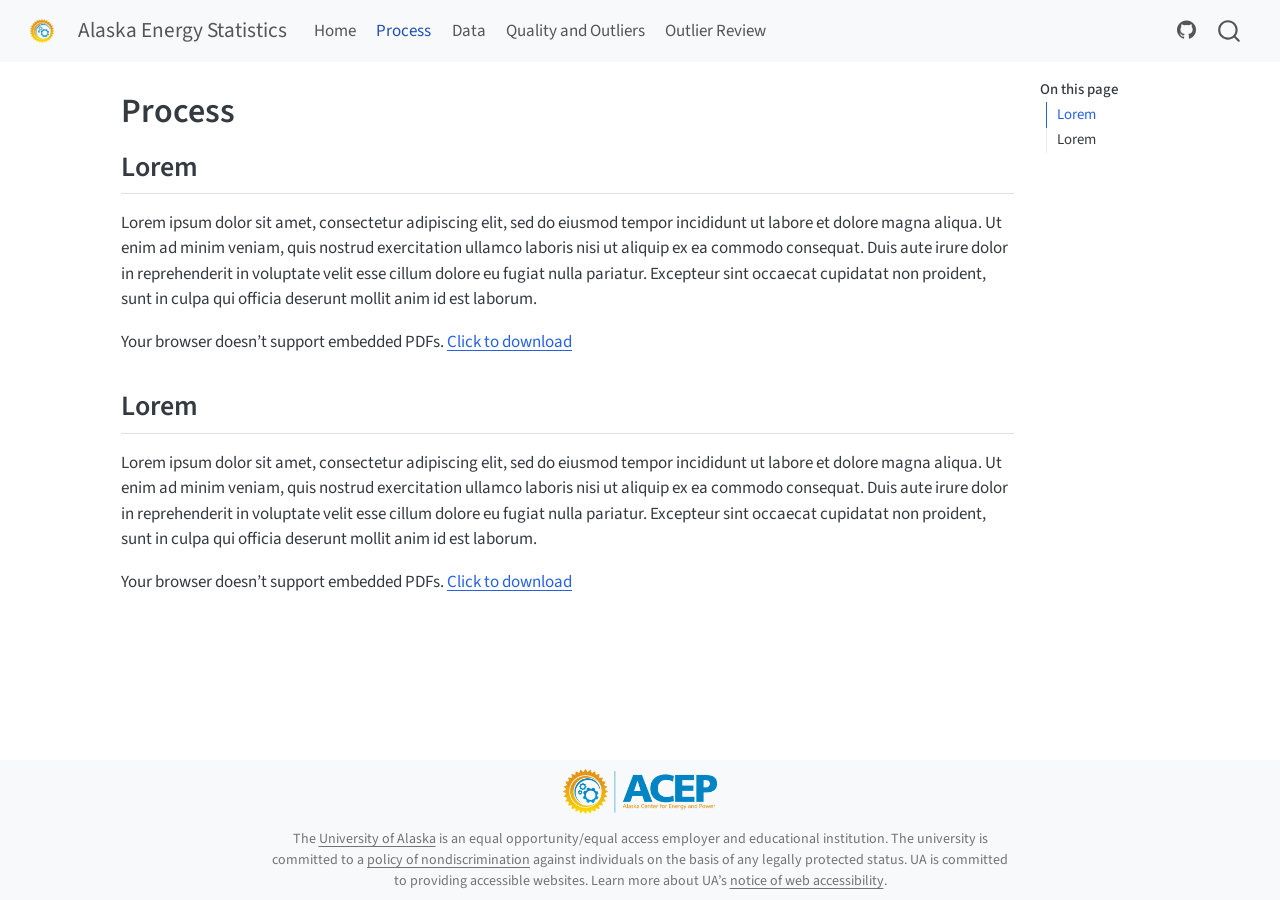
<file: process.html>
<!DOCTYPE html>
<html xmlns="http://www.w3.org/1999/xhtml" lang="en" xml:lang="en"><head>

<meta charset="utf-8">
<meta name="generator" content="quarto-1.11.9">

<meta name="viewport" content="width=device-width, initial-scale=1.0, user-scalable=yes">


<title>Process – Alaska Energy Statistics</title>
<style>
/* Default styles provided by pandoc.
** See https://pandoc.org/MANUAL.html#variables-for-html for config info.
*/
span.smallcaps{font-variant: small-caps;}
div.columns{display: flex; gap: 1.5em;}
div.column{flex: auto;}
@media screen {
div.columns{gap: min(4vw, 1.5em);}
div.column{overflow-x: auto;}
}
div.hanging-indent{margin-left: 1.5em; text-indent: -1.5em;}
ul.task-list{list-style: none;}
ul.task-list li input[type="checkbox"] {
  width: 0.8em;
  margin: 0 0.8em 0.2em -1em; /* quarto-specific, see https://github.com/quarto-dev/quarto-cli/issues/4556 */ 
  vertical-align: middle;
}
</style>


<script src="site_libs/quarto-nav/quarto-nav.js"></script>
<script src="site_libs/quarto-nav/headroom.min.js"></script>
<script src="site_libs/clipboard/clipboard.min.js"></script>
<script src="site_libs/quarto-search/autocomplete.umd.js"></script>
<script src="site_libs/quarto-search/fuse.min.js"></script>
<script src="site_libs/quarto-search/quarto-search.js"></script>
<meta name="quarto:offset" content="./">
<link href="./images/favicon.png" rel="icon" type="image/png">
<script src="site_libs/quarto-html/quarto.js" type="module"></script>
<script src="site_libs/quarto-html/tabsets/tabsets.js" type="module"></script>
<script src="site_libs/quarto-html/scrollable-regions/scrollable-regions.js" type="module"></script>
<script src="site_libs/quarto-html/popper.min.js"></script>
<script src="site_libs/quarto-html/tippy.umd.min.js"></script>
<script src="site_libs/quarto-html/anchor.min.js"></script>
<link href="site_libs/quarto-html/tippy.css" rel="stylesheet">
<link href="site_libs/quarto-html/quarto-syntax-highlighting-63b5708e65d6cd79cd7618c58d0c21e7.css" rel="stylesheet" id="quarto-text-highlighting-styles">
<script src="site_libs/bootstrap/bootstrap.min.js"></script>
<link href="site_libs/bootstrap/bootstrap-icons.css" rel="stylesheet">
<link href="site_libs/bootstrap/bootstrap-15e148191fdf7634db3c3e8212948d60.min.css" rel="stylesheet" append-hash="true" id="quarto-bootstrap" data-mode="light">
<script id="quarto-search-options" type="application/json">{
  "location": "navbar",
  "copy-button": false,
  "collapse-after": 3,
  "panel-placement": "end",
  "type": "overlay",
  "limit": 50,
  "keyboard-shortcut": [
    "f",
    "/",
    "s"
  ],
  "show-item-context": false,
  "language": {
    "search-no-results-text": "No results",
    "search-matching-documents-text": "matching documents",
    "search-copy-link-title": "Copy link to search",
    "search-hide-matches-text": "Hide additional matches",
    "search-more-match-text": "more match in this document",
    "search-more-matches-text": "more matches in this document",
    "search-clear-button-title": "Clear",
    "search-text-placeholder": "",
    "search-detached-cancel-button-title": "Cancel",
    "search-submit-button-title": "Submit",
    "search-label": "Search"
  }
}</script>


<link rel="stylesheet" href="styles.css">
</head>

<body class="nav-fixed quarto-light"><a id="quarto-skip-link" class="visually-hidden-focusable" href="#quarto-document-content">Skip to main content</a>

<div id="quarto-search-results"></div>
  <header id="quarto-header" class="headroom fixed-top">
    <nav class="navbar navbar-expand-lg " data-bs-theme="dark" aria-label="Site">
      <div class="navbar-container container-fluid">
      <div class="navbar-brand-container mx-auto">
    <a href="./index.html" class="navbar-brand navbar-brand-logo">
    <img src="./images/acep_logo_cog.png" alt="" class="navbar-logo light-content">
    <img src="./images/acep_logo_cog.png" alt="" class="navbar-logo dark-content">
    </a>
    <a class="navbar-brand" href="./index.html">
    <span class="navbar-title">Alaska Energy Statistics</span>
    </a>
  </div>
          <button class="navbar-toggler" type="button" data-bs-toggle="collapse" data-bs-target="#navbarCollapse" aria-controls="navbarCollapse" aria-expanded="false" aria-label="Toggle navigation" onclick="if (window.quartoToggleHeadroom) { window.quartoToggleHeadroom(); }">
  <span class="navbar-toggler-icon"></span>
</button>
          <div class="collapse navbar-collapse" id="navbarCollapse">
            <ul class="navbar-nav navbar-nav-scroll me-auto">
  <li class="nav-item">
    <a class="nav-link" href="./index.html"> 
<span class="menu-text">Home</span></a>
  </li>  
  <li class="nav-item">
    <a class="nav-link active" href="./process.html" aria-current="page"> 
<span class="menu-text">Process</span></a>
  </li>  
  <li class="nav-item">
    <a class="nav-link" href="./data.html"> 
<span class="menu-text">Data</span></a>
  </li>  
  <li class="nav-item">
    <a class="nav-link" href="./quality_and_outliers.html"> 
<span class="menu-text">Quality and Outliers</span></a>
  </li>  
  <li class="nav-item">
    <a class="nav-link" href="./outlier_review.html"> 
<span class="menu-text">Outlier Review</span></a>
  </li>  
</ul>
            <ul class="navbar-nav navbar-nav-scroll ms-auto">
  <li class="nav-item compact">
    <a class="nav-link" href="https://github.com/acep-uaf/ak-energy-statistics"> <i class="bi bi-github" role="img" aria-label="GitHub">
</i> 
<span class="menu-text"></span></a>
  </li>  
</ul>
          </div> <!-- /navcollapse -->
            <div class="quarto-navbar-tools">
</div>
            <div id="quarto-search" class="" title="Search"></div>
      </div> <!-- /container-fluid -->
    </nav>
</header>
<!-- content -->
<div id="quarto-content" class="quarto-container page-columns page-rows-contents page-layout-article page-navbar">
<!-- sidebar -->
<!-- margin-sidebar -->
    <div id="quarto-margin-sidebar" class="sidebar margin-sidebar">
        <nav id="TOC" role="doc-toc" aria-labelledby="toc-title" class="toc-active">
    <h2 id="toc-title">On this page</h2>
   
  <ul>
  <li><a href="#lorem" id="toc-lorem" class="nav-link active" data-scroll-target="#lorem">Lorem</a></li>
  <li><a href="#lorem-1" id="toc-lorem-1" class="nav-link" data-scroll-target="#lorem-1">Lorem</a></li>
  </ul>
</nav>
    </div>
<!-- main -->
<main class="content" id="quarto-document-content" tabindex="-1">

<header id="title-block-header" class="quarto-title-block default">
<div class="quarto-title">
<h1 class="title">Process</h1>
</div>



<div class="quarto-title-meta">

    
  
    
  </div>
  


</header>


<section id="lorem" class="level2">
<h2 class="anchored" data-anchor-id="lorem">Lorem</h2>
<p>Lorem ipsum dolor sit amet, consectetur adipiscing elit, sed do eiusmod tempor incididunt ut labore et dolore magna aliqua. Ut enim ad minim veniam, quis nostrud exercitation ullamco laboris nisi ut aliquip ex ea commodo consequat. Duis aute irure dolor in reprehenderit in voluptate velit esse cillum dolore eu fugiat nulla pariatur. Excepteur sint occaecat cupidatat non proident, sunt in culpa qui officia deserunt mollit anim id est laborum.</p>
<object data="https://raw.githubusercontent.com/acep-uaf/ak-energy-statistics/main/docs/pce_data_cleaning_methodology_notes_10232013.pdf" type="application/pdf" width="100%" height="600px">
<p>
Your browser doesn’t support embedded PDFs. <a href="https://raw.githubusercontent.com/acep-uaf/ak-energy-statistics/main/docs/pce_data_cleaning_methodology_notes_10232013.pdf">Click to download</a>
</p>
</object>
</section>
<section id="lorem-1" class="level2">
<h2 class="anchored" data-anchor-id="lorem-1">Lorem</h2>
<p>Lorem ipsum dolor sit amet, consectetur adipiscing elit, sed do eiusmod tempor incididunt ut labore et dolore magna aliqua. Ut enim ad minim veniam, quis nostrud exercitation ullamco laboris nisi ut aliquip ex ea commodo consequat. Duis aute irure dolor in reprehenderit in voluptate velit esse cillum dolore eu fugiat nulla pariatur. Excepteur sint occaecat cupidatat non proident, sunt in culpa qui officia deserunt mollit anim id est laborum.</p>
<object data="https://raw.githubusercontent.com/acep-uaf/ak-energy-statistics/main/docs/aes_data_preparation_process_minus_lookup_tables.pdf" type="application/pdf" width="100%" height="600px">
<p>
Your browser doesn’t support embedded PDFs. <a href="https://raw.githubusercontent.com/acep-uaf/ak-energy-statistics/main/docs/aes_data_preparation_process_minus_lookup_tables.pdf">Click to download</a>
</p>
</object>


</section>

</main> <!-- /main -->
<script id="quarto-html-after-body" type="application/javascript">
  window.document.addEventListener("DOMContentLoaded", function (event) {
    const icon = "";
    const anchorJS = new window.AnchorJS();
    anchorJS.options = {
      placement: 'right',
      icon: icon
    };
    anchorJS.add('.anchored');
    const isCodeAnnotation = (el) => {
      for (const clz of el.classList) {
        if (clz.startsWith('code-annotation-')) {                     
          return true;
        }
      }
      return false;
    }
    const onCopySuccess = function(e) {
      // button target
      const button = e.trigger;
      // don't keep focus
      button.blur();
      // flash "checked"
      button.classList.add('code-copy-button-checked');
      var currentTitle = button.getAttribute("title");
      button.setAttribute("title", "Copied!");
      let tooltip;
      if (window.bootstrap) {
        button.setAttribute("data-bs-toggle", "tooltip");
        button.setAttribute("data-bs-placement", "left");
        button.setAttribute("data-bs-title", "Copied!");
        tooltip = new bootstrap.Tooltip(button, 
          { trigger: "manual", 
            customClass: "code-copy-button-tooltip",
            offset: [0, -8]});
        tooltip.show();    
      }
      setTimeout(function() {
        if (tooltip) {
          tooltip.hide();
          button.removeAttribute("data-bs-title");
          button.removeAttribute("data-bs-toggle");
          button.removeAttribute("data-bs-placement");
        }
        button.setAttribute("title", currentTitle);
        button.classList.remove('code-copy-button-checked');
      }, 1000);
      // clear code selection
      e.clearSelection();
    }
    const getTextToCopy = function(trigger) {
      const outerScaffold = trigger.parentElement.cloneNode(true);
      const codeEl = outerScaffold.querySelector('code');
      for (const childEl of codeEl.children) {
        if (isCodeAnnotation(childEl)) {
          childEl.remove();
        }
      }
      return codeEl.innerText;
    }
    const clipboard = new window.ClipboardJS('.code-copy-button:not([data-in-quarto-modal])', {
      text: getTextToCopy
    });
    clipboard.on('success', onCopySuccess);
    if (window.document.getElementById('quarto-embedded-source-code-modal')) {
      const clipboardModal = new window.ClipboardJS('.code-copy-button[data-in-quarto-modal]', {
        text: getTextToCopy,
        container: window.document.getElementById('quarto-embedded-source-code-modal')
      });
      clipboardModal.on('success', onCopySuccess);
    }
      var localhostRegex = new RegExp(/^(?:http|https):\/\/localhost\:?[0-9]*\//);
      var mailtoRegex = new RegExp(/^mailto:/);
        var filterRegex = new RegExp("https:\/\/acep-uaf\.github\.io\/ak-energy-statistics\/");
      var isInternal = (href) => {
          return filterRegex.test(href) || localhostRegex.test(href) || mailtoRegex.test(href);
      }
      // Inspect non-navigation links and adorn them if external
      window.quartoDecorateExternalLinks = function (root) {
     var links = (root || window.document).querySelectorAll('a[href]:not(.nav-link):not(.navbar-brand):not(.toc-action):not(.sidebar-link):not(.sidebar-item-toggle):not(.pagination-link):not(.no-external):not([aria-hidden]):not(.dropdown-item):not(.quarto-navigation-tool):not(.about-link)');
      for (var i=0; i<links.length; i++) {
        const link = links[i];
        if (!isInternal(link.href)) {
          // undo the damage that might have been done by quarto-nav.js in the case of
          // links that we want to consider external
          if (link.dataset.originalHref !== undefined) {
            link.href = link.dataset.originalHref;
          }
          if (!link.classList.contains('no-external-icon')) {
          }
        }
      }
      };
      window.quartoDecorateExternalLinks(window.document);
    // Esc closes the popup (WCAG 1.4.13) and focus leaving both trigger and
    // popup closes it (WCAG 2.4.11); tippy handles neither for interactive popups.
    const hideOnEscAndFocusOut = {
      name: 'hideOnEscAndFocusOut',
      defaultValue: true,
      fn(instance) {
        const dismiss = () => {
          // A show scheduled by the trigger delay would otherwise reopen it
          instance.clearDelayTimeouts();
          instance.hide();
        };
        const onKeyDown = (event) => {
          if (event.key !== 'Escape') {
            return;
          }
          // Keep Esc from also reaching page handlers (e.g. reveal.js overview),
          // except an open reveal.js slide menu, which Esc should close too.
          // The menu handles keys only when its keyboard option is on.
          const menuHandlesEsc = window.Reveal?.getPlugin?.('menu')?.isOpen() &&
            window.Reveal.getConfig().menu?.keyboard !== false;
          if (!menuHandlesEsc) {
            event.stopPropagation();
          }
          if (instance.popper.contains(window.document.activeElement)) {
            // Disabled while refocusing so the focus trigger does not reopen it
            instance.disable();
            instance.reference.focus();
            instance.enable();
          }
          dismiss();
        };
        const onFocusOut = (event) => {
          const target = event.relatedTarget;
          if (target && !instance.reference.contains(target) &&
              !instance.popper.contains(target)) {
            dismiss();
          }
        };
        // On the trigger too: a click trigger (code-annotations: select) has no
        // blur handling. Attached for the instance's lifetime so leaving the
        // trigger also cancels a show still pending on the trigger delay.
        instance.reference.addEventListener('focusout', onFocusOut);
        return {
          onShow() {
            window.document.addEventListener('keydown', onKeyDown, true);
            instance.popper.addEventListener('focusout', onFocusOut);
          },
          onHide() {
            window.document.removeEventListener('keydown', onKeyDown, true);
            instance.popper.removeEventListener('focusout', onFocusOut);
          },
          onDestroy() {
            instance.reference.removeEventListener('focusout', onFocusOut);
          },
        };
      },
    };
    function tippyHover(el, contentFn, onTriggerFn, onUntriggerFn) {
      const config = {
        allowHTML: true,
        maxWidth: 500,
        delay: 100,
        arrow: false,
        appendTo: function(el) {
            return el.parentElement;
        },
        interactive: true,
        interactiveBorder: 10,
        theme: 'quarto',
        placement: 'bottom-start',
        plugins: [hideOnEscAndFocusOut],
      };
      if (contentFn) {
        config.content = contentFn;
      }
      if (onTriggerFn) {
        config.onTrigger = onTriggerFn;
      }
      if (onUntriggerFn) {
        config.onUntrigger = onUntriggerFn;
      }
      window.tippy(el, config); 
    }
    const noterefs = window.document.querySelectorAll('a[role="doc-noteref"]');
    for (var i=0; i<noterefs.length; i++) {
      const ref = noterefs[i];
      tippyHover(ref, function() {
        // use id or data attribute instead here
        let href = ref.getAttribute('data-footnote-href') || ref.getAttribute('href');
        try { href = new URL(href).hash; } catch {}
        const id = href.replace(/^#\/?/, "");
        const note = window.document.getElementById(id);
        if (note) {
          return note.innerHTML;
        } else {
          return "";
        }
      });
    }
    const xrefs = window.document.querySelectorAll('a.quarto-xref');
    const processXRef = (id, note) => {
      // Strip column container classes
      const stripColumnClz = (el) => {
        el.classList.remove("page-full", "page-columns");
        if (el.children) {
          for (const child of el.children) {
            stripColumnClz(child);
          }
        }
      }
      stripColumnClz(note)
      if (id === null || id.startsWith('sec-')) {
        // Special case sections, only their first couple elements
        const container = document.createElement("div");
        if (note.children && note.children.length > 2) {
          container.appendChild(note.children[0].cloneNode(true));
          for (let i = 1; i < note.children.length; i++) {
            const child = note.children[i];
            if (child.tagName === "P" && child.innerText === "") {
              continue;
            } else {
              container.appendChild(child.cloneNode(true));
              break;
            }
          }
          if (window.Quarto?.typesetMath) {
            window.Quarto.typesetMath(container);
          }
          return container.innerHTML
        } else {
          if (window.Quarto?.typesetMath) {
            window.Quarto.typesetMath(note);
          }
          return note.innerHTML;
        }
      } else {
        // Remove any anchor links if they are present
        const anchorLink = note.querySelector('a.anchorjs-link');
        if (anchorLink) {
          anchorLink.remove();
        }
        if (window.Quarto?.typesetMath) {
          window.Quarto.typesetMath(note);
        }
        if (note.classList.contains("callout")) {
          return note.outerHTML;
        } else {
          return note.innerHTML;
        }
      }
    }
    for (var i=0; i<xrefs.length; i++) {
      const xref = xrefs[i];
      tippyHover(xref, undefined, function(instance) {
        instance.disable();
        let url = xref.getAttribute('href');
        let hash = undefined; 
        if (url.startsWith('#')) {
          hash = url;
        } else {
          try { hash = new URL(url).hash; } catch {}
        }
        if (hash) {
          const id = hash.replace(/^#\/?/, "");
          const note = window.document.getElementById(id);
          if (note !== null) {
            try {
              const html = processXRef(id, note.cloneNode(true));
              instance.setContent(html);
            } finally {
              instance.enable();
              instance.show();
            }
          } else {
            // See if we can fetch this
            fetch(url.split('#')[0])
            .then(res => res.text())
            .then(html => {
              const parser = new DOMParser();
              const htmlDoc = parser.parseFromString(html, "text/html");
              const note = htmlDoc.getElementById(id);
              if (note !== null) {
                const html = processXRef(id, note);
                instance.setContent(html);
              } 
            }).finally(() => {
              instance.enable();
              instance.show();
            });
          }
        } else {
          // See if we can fetch a full url (with no hash to target)
          // This is a special case and we should probably do some content thinning / targeting
          fetch(url)
          .then(res => res.text())
          .then(html => {
            const parser = new DOMParser();
            const htmlDoc = parser.parseFromString(html, "text/html");
            const note = htmlDoc.querySelector('main.content');
            if (note !== null) {
              // This should only happen for chapter cross references
              // (since there is no id in the URL)
              // remove the first header
              if (note.children.length > 0 && note.children[0].tagName === "HEADER") {
                note.children[0].remove();
              }
              const html = processXRef(null, note);
              instance.setContent(html);
            } 
          }).finally(() => {
            instance.enable();
            instance.show();
          });
        }
      }, function(instance) {
      });
    }
        let selectedAnnoteEl;
        const selectorForAnnotation = ( cell, annotation) => {
          let cellAttr = 'data-code-cell="' + cell + '"';
          let lineAttr = 'data-code-annotation="' +  annotation + '"';
          const selector = 'span[' + cellAttr + '][' + lineAttr + ']';
          return selector;
        }
        const selectCodeLines = (annoteEl) => {
          const doc = window.document;
          const targetCell = annoteEl.getAttribute("data-target-cell");
          const targetAnnotation = annoteEl.getAttribute("data-target-annotation");
          const annoteSpan = window.document.querySelector(selectorForAnnotation(targetCell, targetAnnotation));
          const lines = annoteSpan.getAttribute("data-code-lines").split(",");
          const lineIds = lines.map((line) => {
            return targetCell + "-" + line;
          })
          // Each band is positioned against its own containing block, which is
          // not the offsetParent of the lines, so place it from client rects.
          const placeBand = (band, firstEl, lastEl, codeBlock) => {
            const container = band.offsetParent;
            if (container === null) {
              return;
            }
            const containerRect = container.getBoundingClientRect();
            // Reveal.js scales slides with a transform, so convert client
            // pixels back to the CSS pixels of the container.
            const scale = containerRect.height / container.offsetHeight || 1;
            const firstRect = firstEl.getBoundingClientRect();
            const lastRect = lastEl.getBoundingClientRect();
            const top = (firstRect.top - containerRect.top) / scale - container.clientTop + container.scrollTop;
            const height = (lastRect.bottom - firstRect.top) / scale;
            band.style.top = top - 2 + "px";
            band.style.height = height + 4 + "px";
            if (codeBlock) {
              // Without the copy button wrapper, the containing block is wider
              // than the code block, so span the code block explicitly.
              const blockRect = codeBlock.getBoundingClientRect();
              band.style.left = (blockRect.left - containerRect.left) / scale - container.clientLeft + container.scrollLeft + "px";
              band.style.width = blockRect.width / scale + "px";
            }
          };
          if (lineIds.length > 0) {
            const el = window.document.getElementById(lineIds[0]);
            const lastEl = window.document.getElementById(lineIds[lineIds.length - 1]);
            const parent = el.parentElement.parentElement;
            // cook up a div (if necessary) and position it
            let div = window.document.getElementById("code-annotation-line-highlight");
            if (div === null) {
              div = window.document.createElement("div");
              div.setAttribute("id", "code-annotation-line-highlight");
              div.style.position = 'absolute';
              parent.appendChild(div);
            }
            placeBand(div, el, lastEl, parent.closest("div.sourceCode") || parent);
            let gutterDiv = window.document.getElementById("code-annotation-line-highlight-gutter");
            if (gutterDiv === null) {
              gutterDiv = window.document.createElement("div");
              gutterDiv.setAttribute("id", "code-annotation-line-highlight-gutter");
              gutterDiv.style.position = 'absolute';
              const codeCell = window.document.getElementById(targetCell);
              const gutter = codeCell.querySelector('.code-annotation-gutter');
              gutter.appendChild(gutterDiv);
            }
            placeBand(gutterDiv, el, lastEl);
            selectedAnnoteEl = annoteEl;
          }
        };
        const unselectCodeLines = () => {
          const elementsIds = ["code-annotation-line-highlight", "code-annotation-line-highlight-gutter"];
          elementsIds.forEach((elId) => {
            const div = window.document.getElementById(elId);
            if (div) {
              div.remove();
            }
          });
          selectedAnnoteEl = undefined;
        };
          // Handle positioning of the toggle
      window.addEventListener(
        "resize",
        throttle(() => {
          elRect = undefined;
          if (selectedAnnoteEl) {
            selectCodeLines(selectedAnnoteEl);
          }
        }, 10)
      );
      function throttle(fn, ms) {
      let throttle = false;
      let timer;
        return (...args) => {
          if(!throttle) { // first call gets through
              fn.apply(this, args);
              throttle = true;
          } else { // all the others get throttled
              if(timer) clearTimeout(timer); // cancel #2
              timer = setTimeout(() => {
                fn.apply(this, args);
                timer = throttle = false;
              }, ms);
          }
        };
      }
        // Attach click handler to the DT
        const annoteDls = window.document.querySelectorAll('dt[data-target-cell]');
        for (const annoteDlNode of annoteDls) {
          annoteDlNode.addEventListener('click', (event) => {
            const clickedEl = event.target;
            if (clickedEl !== selectedAnnoteEl) {
              unselectCodeLines();
              const activeEl = window.document.querySelector('dt[data-target-cell].code-annotation-active');
              if (activeEl) {
                activeEl.classList.remove('code-annotation-active');
              }
              selectCodeLines(clickedEl);
              clickedEl.classList.add('code-annotation-active');
            } else {
              // Unselect the line
              unselectCodeLines();
              clickedEl.classList.remove('code-annotation-active');
            }
          });
        }
    const findCites = (el) => {
      const parentEl = el.parentElement;
      if (parentEl) {
        const cites = parentEl.dataset.cites;
        if (cites) {
          return {
            el,
            cites: cites.split(' ')
          };
        } else {
          return findCites(el.parentElement)
        }
      } else {
        return undefined;
      }
    };
    var bibliorefs = window.document.querySelectorAll('a[role="doc-biblioref"]');
    for (var i=0; i<bibliorefs.length; i++) {
      const ref = bibliorefs[i];
      const citeInfo = findCites(ref);
      if (citeInfo) {
        tippyHover(citeInfo.el, function() {
          var popup = window.document.createElement('div');
          citeInfo.cites.forEach(function(cite) {
            var citeDiv = window.document.createElement('div');
            citeDiv.classList.add('hanging-indent');
            citeDiv.classList.add('csl-entry');
            var biblioDiv = window.document.getElementById('ref-' + cite);
            if (biblioDiv) {
              citeDiv.innerHTML = biblioDiv.innerHTML;
            }
            popup.appendChild(citeDiv);
          });
          return popup.innerHTML;
        });
      }
    }
  });
  </script>
  <script type="application/javascript">
  window.quartoScrollableRegionsLabels = {"code":"Scrollable code","output":"Scrollable output"};
  </script>
</div> <!-- /content -->
<footer class="footer">
  <div class="nav-footer">
    <div class="nav-footer-left">
      &nbsp;
    </div>   
    <div class="nav-footer-center">
<div style="margin-bottom: 15px;">
<p><a href="https://www.uaf.edu/acep/" target="_blank"> <img src="images/acep_logo.png" alt="ACEP Logo" style="height: 45px; display: inline-block;"> </a></p>
</div>
<p>The <a href="https://www.alaska.edu/alaska/">University of Alaska</a> is an equal opportunity/equal access employer and educational institution. The university is committed to a <a href="https://www.alaska.edu/nondiscrimination/">policy of nondiscrimination</a> against individuals on the basis of any legally protected status. UA is committed to providing accessible websites. Learn more about UA’s <a href="https://www.alaska.edu/webaccessibility/?pk_vid=81df806589ed5ce517842767050a30e1">notice of web accessibility</a>.</p>
</div>
    <div class="nav-footer-right">
      &nbsp;
    </div>
  </div>
</footer>




</body></html>
</file>
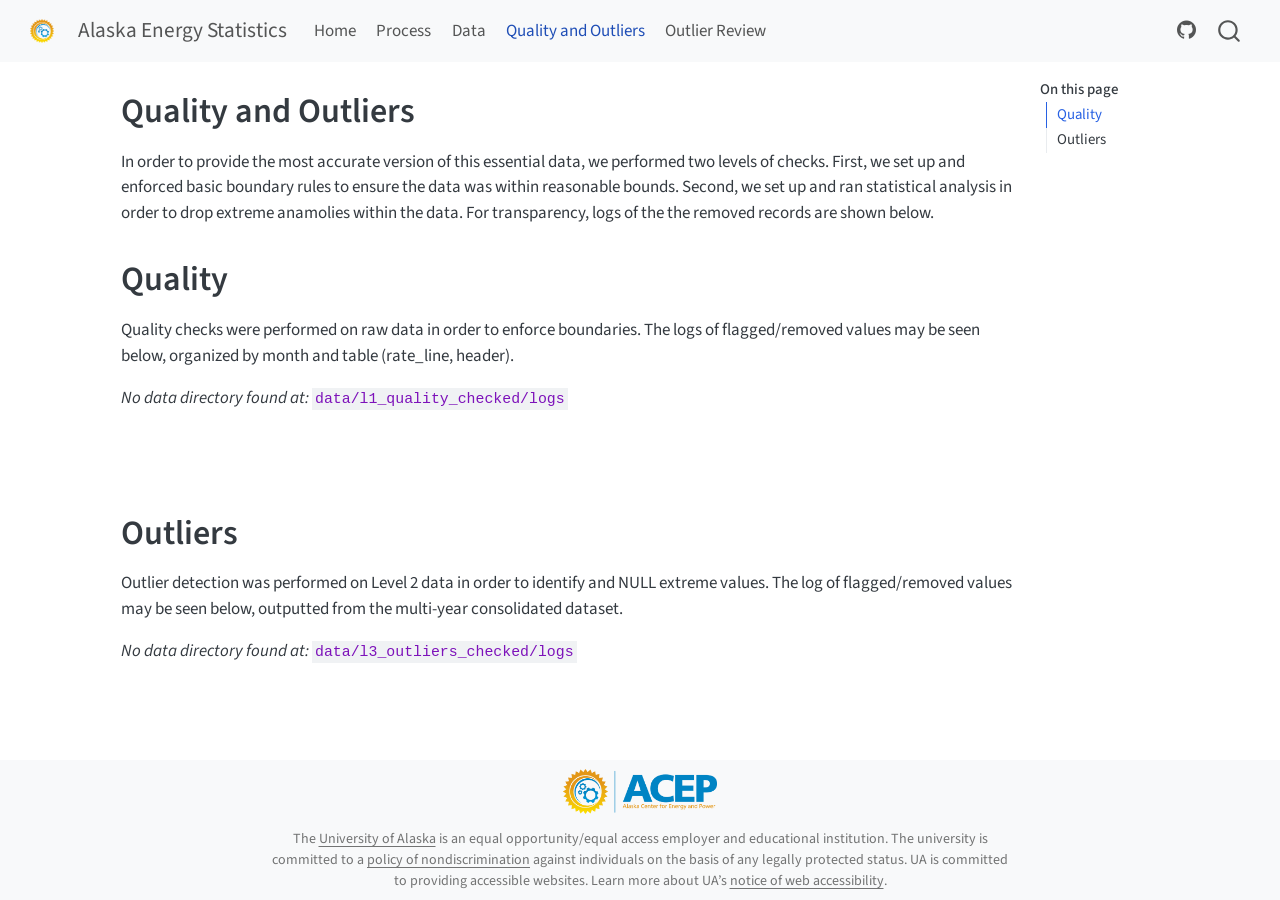
<file: quality_and_outliers.html>
<!DOCTYPE html>
<html xmlns="http://www.w3.org/1999/xhtml" lang="en" xml:lang="en"><head>

<meta charset="utf-8">
<meta name="generator" content="quarto-1.11.9">

<meta name="viewport" content="width=device-width, initial-scale=1.0, user-scalable=yes">


<title>Quality and Outliers – Alaska Energy Statistics</title>
<style>
/* Default styles provided by pandoc.
** See https://pandoc.org/MANUAL.html#variables-for-html for config info.
*/
span.smallcaps{font-variant: small-caps;}
div.columns{display: flex; gap: 1.5em;}
div.column{flex: auto;}
@media screen {
div.columns{gap: min(4vw, 1.5em);}
div.column{overflow-x: auto;}
}
div.hanging-indent{margin-left: 1.5em; text-indent: -1.5em;}
ul.task-list{list-style: none;}
ul.task-list li input[type="checkbox"] {
  width: 0.8em;
  margin: 0 0.8em 0.2em -1em; /* quarto-specific, see https://github.com/quarto-dev/quarto-cli/issues/4556 */ 
  vertical-align: middle;
}
</style>


<script src="site_libs/quarto-nav/quarto-nav.js"></script>
<script src="site_libs/quarto-nav/headroom.min.js"></script>
<script src="site_libs/clipboard/clipboard.min.js"></script>
<script src="site_libs/quarto-search/autocomplete.umd.js"></script>
<script src="site_libs/quarto-search/fuse.min.js"></script>
<script src="site_libs/quarto-search/quarto-search.js"></script>
<meta name="quarto:offset" content="./">
<link href="./images/favicon.png" rel="icon" type="image/png">
<script src="site_libs/quarto-html/quarto.js" type="module"></script>
<script src="site_libs/quarto-html/tabsets/tabsets.js" type="module"></script>
<script src="site_libs/quarto-html/scrollable-regions/scrollable-regions.js" type="module"></script>
<script src="site_libs/quarto-html/popper.min.js"></script>
<script src="site_libs/quarto-html/tippy.umd.min.js"></script>
<script src="site_libs/quarto-html/anchor.min.js"></script>
<link href="site_libs/quarto-html/tippy.css" rel="stylesheet">
<link href="site_libs/quarto-html/quarto-syntax-highlighting-63b5708e65d6cd79cd7618c58d0c21e7.css" rel="stylesheet" id="quarto-text-highlighting-styles">
<script src="site_libs/bootstrap/bootstrap.min.js"></script>
<link href="site_libs/bootstrap/bootstrap-icons.css" rel="stylesheet">
<link href="site_libs/bootstrap/bootstrap-15e148191fdf7634db3c3e8212948d60.min.css" rel="stylesheet" append-hash="true" id="quarto-bootstrap" data-mode="light">
<script id="quarto-search-options" type="application/json">{
  "location": "navbar",
  "copy-button": false,
  "collapse-after": 3,
  "panel-placement": "end",
  "type": "overlay",
  "limit": 50,
  "keyboard-shortcut": [
    "f",
    "/",
    "s"
  ],
  "show-item-context": false,
  "language": {
    "search-no-results-text": "No results",
    "search-matching-documents-text": "matching documents",
    "search-copy-link-title": "Copy link to search",
    "search-hide-matches-text": "Hide additional matches",
    "search-more-match-text": "more match in this document",
    "search-more-matches-text": "more matches in this document",
    "search-clear-button-title": "Clear",
    "search-text-placeholder": "",
    "search-detached-cancel-button-title": "Cancel",
    "search-submit-button-title": "Submit",
    "search-label": "Search"
  }
}</script>


<link rel="stylesheet" href="styles.css">
</head>

<body class="nav-fixed quarto-light"><a id="quarto-skip-link" class="visually-hidden-focusable" href="#quarto-document-content">Skip to main content</a>

<div id="quarto-search-results"></div>
  <header id="quarto-header" class="headroom fixed-top">
    <nav class="navbar navbar-expand-lg " data-bs-theme="dark" aria-label="Site">
      <div class="navbar-container container-fluid">
      <div class="navbar-brand-container mx-auto">
    <a href="./index.html" class="navbar-brand navbar-brand-logo">
    <img src="./images/acep_logo_cog.png" alt="" class="navbar-logo light-content">
    <img src="./images/acep_logo_cog.png" alt="" class="navbar-logo dark-content">
    </a>
    <a class="navbar-brand" href="./index.html">
    <span class="navbar-title">Alaska Energy Statistics</span>
    </a>
  </div>
          <button class="navbar-toggler" type="button" data-bs-toggle="collapse" data-bs-target="#navbarCollapse" aria-controls="navbarCollapse" aria-expanded="false" aria-label="Toggle navigation" onclick="if (window.quartoToggleHeadroom) { window.quartoToggleHeadroom(); }">
  <span class="navbar-toggler-icon"></span>
</button>
          <div class="collapse navbar-collapse" id="navbarCollapse">
            <ul class="navbar-nav navbar-nav-scroll me-auto">
  <li class="nav-item">
    <a class="nav-link" href="./index.html"> 
<span class="menu-text">Home</span></a>
  </li>  
  <li class="nav-item">
    <a class="nav-link" href="./process.html"> 
<span class="menu-text">Process</span></a>
  </li>  
  <li class="nav-item">
    <a class="nav-link" href="./data.html"> 
<span class="menu-text">Data</span></a>
  </li>  
  <li class="nav-item">
    <a class="nav-link active" href="./quality_and_outliers.html" aria-current="page"> 
<span class="menu-text">Quality and Outliers</span></a>
  </li>  
  <li class="nav-item">
    <a class="nav-link" href="./outlier_review.html"> 
<span class="menu-text">Outlier Review</span></a>
  </li>  
</ul>
            <ul class="navbar-nav navbar-nav-scroll ms-auto">
  <li class="nav-item compact">
    <a class="nav-link" href="https://github.com/acep-uaf/ak-energy-statistics"> <i class="bi bi-github" role="img" aria-label="GitHub">
</i> 
<span class="menu-text"></span></a>
  </li>  
</ul>
          </div> <!-- /navcollapse -->
            <div class="quarto-navbar-tools">
</div>
            <div id="quarto-search" class="" title="Search"></div>
      </div> <!-- /container-fluid -->
    </nav>
</header>
<!-- content -->
<div id="quarto-content" class="quarto-container page-columns page-rows-contents page-layout-article page-navbar">
<!-- sidebar -->
<!-- margin-sidebar -->
    <div id="quarto-margin-sidebar" class="sidebar margin-sidebar">
        <nav id="TOC" role="doc-toc" aria-labelledby="toc-title" class="toc-active">
    <h2 id="toc-title">On this page</h2>
   
  <ul>
  <li><a href="#quality" id="toc-quality" class="nav-link active" data-scroll-target="#quality">Quality</a></li>
  <li><a href="#outliers" id="toc-outliers" class="nav-link" data-scroll-target="#outliers">Outliers</a></li>
  </ul>
</nav>
    </div>
<!-- main -->
<main class="content" id="quarto-document-content" tabindex="-1">

<header id="title-block-header" class="quarto-title-block default">
<div class="quarto-title">
<h1 class="title">Quality and Outliers</h1>
</div>



<div class="quarto-title-meta">

    
  
    
  </div>
  


</header>


<p>In order to provide the most accurate version of this essential data, we performed two levels of checks. First, we set up and enforced basic boundary rules to ensure the data was within reasonable bounds. Second, we set up and ran statistical analysis in order to drop extreme anamolies within the data. For transparency, logs of the the removed records are shown below.</p>
<section id="quality" class="level1">
<h1>Quality</h1>
<p>Quality checks were performed on raw data in order to enforce boundaries. The logs of flagged/removed values may be seen below, organized by month and table (rate_line, header).</p>
<p><em>No data directory found at:</em> <code>data/l1_quality_checked/logs</code></p>
<p><br> <br></p>
</section>
<section id="outliers" class="level1">
<h1>Outliers</h1>
<p>Outlier detection was performed on Level 2 data in order to identify and NULL extreme values. The log of flagged/removed values may be seen below, outputted from the multi-year consolidated dataset.</p>
<p><em>No data directory found at:</em> <code>data/l3_outliers_checked/logs</code></p>


</section>

</main> <!-- /main -->
<script id="quarto-html-after-body" type="application/javascript">
  window.document.addEventListener("DOMContentLoaded", function (event) {
    const icon = "";
    const anchorJS = new window.AnchorJS();
    anchorJS.options = {
      placement: 'right',
      icon: icon
    };
    anchorJS.add('.anchored');
    const isCodeAnnotation = (el) => {
      for (const clz of el.classList) {
        if (clz.startsWith('code-annotation-')) {                     
          return true;
        }
      }
      return false;
    }
    const onCopySuccess = function(e) {
      // button target
      const button = e.trigger;
      // don't keep focus
      button.blur();
      // flash "checked"
      button.classList.add('code-copy-button-checked');
      var currentTitle = button.getAttribute("title");
      button.setAttribute("title", "Copied!");
      let tooltip;
      if (window.bootstrap) {
        button.setAttribute("data-bs-toggle", "tooltip");
        button.setAttribute("data-bs-placement", "left");
        button.setAttribute("data-bs-title", "Copied!");
        tooltip = new bootstrap.Tooltip(button, 
          { trigger: "manual", 
            customClass: "code-copy-button-tooltip",
            offset: [0, -8]});
        tooltip.show();    
      }
      setTimeout(function() {
        if (tooltip) {
          tooltip.hide();
          button.removeAttribute("data-bs-title");
          button.removeAttribute("data-bs-toggle");
          button.removeAttribute("data-bs-placement");
        }
        button.setAttribute("title", currentTitle);
        button.classList.remove('code-copy-button-checked');
      }, 1000);
      // clear code selection
      e.clearSelection();
    }
    const getTextToCopy = function(trigger) {
      const outerScaffold = trigger.parentElement.cloneNode(true);
      const codeEl = outerScaffold.querySelector('code');
      for (const childEl of codeEl.children) {
        if (isCodeAnnotation(childEl)) {
          childEl.remove();
        }
      }
      return codeEl.innerText;
    }
    const clipboard = new window.ClipboardJS('.code-copy-button:not([data-in-quarto-modal])', {
      text: getTextToCopy
    });
    clipboard.on('success', onCopySuccess);
    if (window.document.getElementById('quarto-embedded-source-code-modal')) {
      const clipboardModal = new window.ClipboardJS('.code-copy-button[data-in-quarto-modal]', {
        text: getTextToCopy,
        container: window.document.getElementById('quarto-embedded-source-code-modal')
      });
      clipboardModal.on('success', onCopySuccess);
    }
      var localhostRegex = new RegExp(/^(?:http|https):\/\/localhost\:?[0-9]*\//);
      var mailtoRegex = new RegExp(/^mailto:/);
        var filterRegex = new RegExp("https:\/\/acep-uaf\.github\.io\/ak-energy-statistics\/");
      var isInternal = (href) => {
          return filterRegex.test(href) || localhostRegex.test(href) || mailtoRegex.test(href);
      }
      // Inspect non-navigation links and adorn them if external
      window.quartoDecorateExternalLinks = function (root) {
     var links = (root || window.document).querySelectorAll('a[href]:not(.nav-link):not(.navbar-brand):not(.toc-action):not(.sidebar-link):not(.sidebar-item-toggle):not(.pagination-link):not(.no-external):not([aria-hidden]):not(.dropdown-item):not(.quarto-navigation-tool):not(.about-link)');
      for (var i=0; i<links.length; i++) {
        const link = links[i];
        if (!isInternal(link.href)) {
          // undo the damage that might have been done by quarto-nav.js in the case of
          // links that we want to consider external
          if (link.dataset.originalHref !== undefined) {
            link.href = link.dataset.originalHref;
          }
          if (!link.classList.contains('no-external-icon')) {
          }
        }
      }
      };
      window.quartoDecorateExternalLinks(window.document);
    // Esc closes the popup (WCAG 1.4.13) and focus leaving both trigger and
    // popup closes it (WCAG 2.4.11); tippy handles neither for interactive popups.
    const hideOnEscAndFocusOut = {
      name: 'hideOnEscAndFocusOut',
      defaultValue: true,
      fn(instance) {
        const dismiss = () => {
          // A show scheduled by the trigger delay would otherwise reopen it
          instance.clearDelayTimeouts();
          instance.hide();
        };
        const onKeyDown = (event) => {
          if (event.key !== 'Escape') {
            return;
          }
          // Keep Esc from also reaching page handlers (e.g. reveal.js overview),
          // except an open reveal.js slide menu, which Esc should close too.
          // The menu handles keys only when its keyboard option is on.
          const menuHandlesEsc = window.Reveal?.getPlugin?.('menu')?.isOpen() &&
            window.Reveal.getConfig().menu?.keyboard !== false;
          if (!menuHandlesEsc) {
            event.stopPropagation();
          }
          if (instance.popper.contains(window.document.activeElement)) {
            // Disabled while refocusing so the focus trigger does not reopen it
            instance.disable();
            instance.reference.focus();
            instance.enable();
          }
          dismiss();
        };
        const onFocusOut = (event) => {
          const target = event.relatedTarget;
          if (target && !instance.reference.contains(target) &&
              !instance.popper.contains(target)) {
            dismiss();
          }
        };
        // On the trigger too: a click trigger (code-annotations: select) has no
        // blur handling. Attached for the instance's lifetime so leaving the
        // trigger also cancels a show still pending on the trigger delay.
        instance.reference.addEventListener('focusout', onFocusOut);
        return {
          onShow() {
            window.document.addEventListener('keydown', onKeyDown, true);
            instance.popper.addEventListener('focusout', onFocusOut);
          },
          onHide() {
            window.document.removeEventListener('keydown', onKeyDown, true);
            instance.popper.removeEventListener('focusout', onFocusOut);
          },
          onDestroy() {
            instance.reference.removeEventListener('focusout', onFocusOut);
          },
        };
      },
    };
    function tippyHover(el, contentFn, onTriggerFn, onUntriggerFn) {
      const config = {
        allowHTML: true,
        maxWidth: 500,
        delay: 100,
        arrow: false,
        appendTo: function(el) {
            return el.parentElement;
        },
        interactive: true,
        interactiveBorder: 10,
        theme: 'quarto',
        placement: 'bottom-start',
        plugins: [hideOnEscAndFocusOut],
      };
      if (contentFn) {
        config.content = contentFn;
      }
      if (onTriggerFn) {
        config.onTrigger = onTriggerFn;
      }
      if (onUntriggerFn) {
        config.onUntrigger = onUntriggerFn;
      }
      window.tippy(el, config); 
    }
    const noterefs = window.document.querySelectorAll('a[role="doc-noteref"]');
    for (var i=0; i<noterefs.length; i++) {
      const ref = noterefs[i];
      tippyHover(ref, function() {
        // use id or data attribute instead here
        let href = ref.getAttribute('data-footnote-href') || ref.getAttribute('href');
        try { href = new URL(href).hash; } catch {}
        const id = href.replace(/^#\/?/, "");
        const note = window.document.getElementById(id);
        if (note) {
          return note.innerHTML;
        } else {
          return "";
        }
      });
    }
    const xrefs = window.document.querySelectorAll('a.quarto-xref');
    const processXRef = (id, note) => {
      // Strip column container classes
      const stripColumnClz = (el) => {
        el.classList.remove("page-full", "page-columns");
        if (el.children) {
          for (const child of el.children) {
            stripColumnClz(child);
          }
        }
      }
      stripColumnClz(note)
      if (id === null || id.startsWith('sec-')) {
        // Special case sections, only their first couple elements
        const container = document.createElement("div");
        if (note.children && note.children.length > 2) {
          container.appendChild(note.children[0].cloneNode(true));
          for (let i = 1; i < note.children.length; i++) {
            const child = note.children[i];
            if (child.tagName === "P" && child.innerText === "") {
              continue;
            } else {
              container.appendChild(child.cloneNode(true));
              break;
            }
          }
          if (window.Quarto?.typesetMath) {
            window.Quarto.typesetMath(container);
          }
          return container.innerHTML
        } else {
          if (window.Quarto?.typesetMath) {
            window.Quarto.typesetMath(note);
          }
          return note.innerHTML;
        }
      } else {
        // Remove any anchor links if they are present
        const anchorLink = note.querySelector('a.anchorjs-link');
        if (anchorLink) {
          anchorLink.remove();
        }
        if (window.Quarto?.typesetMath) {
          window.Quarto.typesetMath(note);
        }
        if (note.classList.contains("callout")) {
          return note.outerHTML;
        } else {
          return note.innerHTML;
        }
      }
    }
    for (var i=0; i<xrefs.length; i++) {
      const xref = xrefs[i];
      tippyHover(xref, undefined, function(instance) {
        instance.disable();
        let url = xref.getAttribute('href');
        let hash = undefined; 
        if (url.startsWith('#')) {
          hash = url;
        } else {
          try { hash = new URL(url).hash; } catch {}
        }
        if (hash) {
          const id = hash.replace(/^#\/?/, "");
          const note = window.document.getElementById(id);
          if (note !== null) {
            try {
              const html = processXRef(id, note.cloneNode(true));
              instance.setContent(html);
            } finally {
              instance.enable();
              instance.show();
            }
          } else {
            // See if we can fetch this
            fetch(url.split('#')[0])
            .then(res => res.text())
            .then(html => {
              const parser = new DOMParser();
              const htmlDoc = parser.parseFromString(html, "text/html");
              const note = htmlDoc.getElementById(id);
              if (note !== null) {
                const html = processXRef(id, note);
                instance.setContent(html);
              } 
            }).finally(() => {
              instance.enable();
              instance.show();
            });
          }
        } else {
          // See if we can fetch a full url (with no hash to target)
          // This is a special case and we should probably do some content thinning / targeting
          fetch(url)
          .then(res => res.text())
          .then(html => {
            const parser = new DOMParser();
            const htmlDoc = parser.parseFromString(html, "text/html");
            const note = htmlDoc.querySelector('main.content');
            if (note !== null) {
              // This should only happen for chapter cross references
              // (since there is no id in the URL)
              // remove the first header
              if (note.children.length > 0 && note.children[0].tagName === "HEADER") {
                note.children[0].remove();
              }
              const html = processXRef(null, note);
              instance.setContent(html);
            } 
          }).finally(() => {
            instance.enable();
            instance.show();
          });
        }
      }, function(instance) {
      });
    }
        let selectedAnnoteEl;
        const selectorForAnnotation = ( cell, annotation) => {
          let cellAttr = 'data-code-cell="' + cell + '"';
          let lineAttr = 'data-code-annotation="' +  annotation + '"';
          const selector = 'span[' + cellAttr + '][' + lineAttr + ']';
          return selector;
        }
        const selectCodeLines = (annoteEl) => {
          const doc = window.document;
          const targetCell = annoteEl.getAttribute("data-target-cell");
          const targetAnnotation = annoteEl.getAttribute("data-target-annotation");
          const annoteSpan = window.document.querySelector(selectorForAnnotation(targetCell, targetAnnotation));
          const lines = annoteSpan.getAttribute("data-code-lines").split(",");
          const lineIds = lines.map((line) => {
            return targetCell + "-" + line;
          })
          // Each band is positioned against its own containing block, which is
          // not the offsetParent of the lines, so place it from client rects.
          const placeBand = (band, firstEl, lastEl, codeBlock) => {
            const container = band.offsetParent;
            if (container === null) {
              return;
            }
            const containerRect = container.getBoundingClientRect();
            // Reveal.js scales slides with a transform, so convert client
            // pixels back to the CSS pixels of the container.
            const scale = containerRect.height / container.offsetHeight || 1;
            const firstRect = firstEl.getBoundingClientRect();
            const lastRect = lastEl.getBoundingClientRect();
            const top = (firstRect.top - containerRect.top) / scale - container.clientTop + container.scrollTop;
            const height = (lastRect.bottom - firstRect.top) / scale;
            band.style.top = top - 2 + "px";
            band.style.height = height + 4 + "px";
            if (codeBlock) {
              // Without the copy button wrapper, the containing block is wider
              // than the code block, so span the code block explicitly.
              const blockRect = codeBlock.getBoundingClientRect();
              band.style.left = (blockRect.left - containerRect.left) / scale - container.clientLeft + container.scrollLeft + "px";
              band.style.width = blockRect.width / scale + "px";
            }
          };
          if (lineIds.length > 0) {
            const el = window.document.getElementById(lineIds[0]);
            const lastEl = window.document.getElementById(lineIds[lineIds.length - 1]);
            const parent = el.parentElement.parentElement;
            // cook up a div (if necessary) and position it
            let div = window.document.getElementById("code-annotation-line-highlight");
            if (div === null) {
              div = window.document.createElement("div");
              div.setAttribute("id", "code-annotation-line-highlight");
              div.style.position = 'absolute';
              parent.appendChild(div);
            }
            placeBand(div, el, lastEl, parent.closest("div.sourceCode") || parent);
            let gutterDiv = window.document.getElementById("code-annotation-line-highlight-gutter");
            if (gutterDiv === null) {
              gutterDiv = window.document.createElement("div");
              gutterDiv.setAttribute("id", "code-annotation-line-highlight-gutter");
              gutterDiv.style.position = 'absolute';
              const codeCell = window.document.getElementById(targetCell);
              const gutter = codeCell.querySelector('.code-annotation-gutter');
              gutter.appendChild(gutterDiv);
            }
            placeBand(gutterDiv, el, lastEl);
            selectedAnnoteEl = annoteEl;
          }
        };
        const unselectCodeLines = () => {
          const elementsIds = ["code-annotation-line-highlight", "code-annotation-line-highlight-gutter"];
          elementsIds.forEach((elId) => {
            const div = window.document.getElementById(elId);
            if (div) {
              div.remove();
            }
          });
          selectedAnnoteEl = undefined;
        };
          // Handle positioning of the toggle
      window.addEventListener(
        "resize",
        throttle(() => {
          elRect = undefined;
          if (selectedAnnoteEl) {
            selectCodeLines(selectedAnnoteEl);
          }
        }, 10)
      );
      function throttle(fn, ms) {
      let throttle = false;
      let timer;
        return (...args) => {
          if(!throttle) { // first call gets through
              fn.apply(this, args);
              throttle = true;
          } else { // all the others get throttled
              if(timer) clearTimeout(timer); // cancel #2
              timer = setTimeout(() => {
                fn.apply(this, args);
                timer = throttle = false;
              }, ms);
          }
        };
      }
        // Attach click handler to the DT
        const annoteDls = window.document.querySelectorAll('dt[data-target-cell]');
        for (const annoteDlNode of annoteDls) {
          annoteDlNode.addEventListener('click', (event) => {
            const clickedEl = event.target;
            if (clickedEl !== selectedAnnoteEl) {
              unselectCodeLines();
              const activeEl = window.document.querySelector('dt[data-target-cell].code-annotation-active');
              if (activeEl) {
                activeEl.classList.remove('code-annotation-active');
              }
              selectCodeLines(clickedEl);
              clickedEl.classList.add('code-annotation-active');
            } else {
              // Unselect the line
              unselectCodeLines();
              clickedEl.classList.remove('code-annotation-active');
            }
          });
        }
    const findCites = (el) => {
      const parentEl = el.parentElement;
      if (parentEl) {
        const cites = parentEl.dataset.cites;
        if (cites) {
          return {
            el,
            cites: cites.split(' ')
          };
        } else {
          return findCites(el.parentElement)
        }
      } else {
        return undefined;
      }
    };
    var bibliorefs = window.document.querySelectorAll('a[role="doc-biblioref"]');
    for (var i=0; i<bibliorefs.length; i++) {
      const ref = bibliorefs[i];
      const citeInfo = findCites(ref);
      if (citeInfo) {
        tippyHover(citeInfo.el, function() {
          var popup = window.document.createElement('div');
          citeInfo.cites.forEach(function(cite) {
            var citeDiv = window.document.createElement('div');
            citeDiv.classList.add('hanging-indent');
            citeDiv.classList.add('csl-entry');
            var biblioDiv = window.document.getElementById('ref-' + cite);
            if (biblioDiv) {
              citeDiv.innerHTML = biblioDiv.innerHTML;
            }
            popup.appendChild(citeDiv);
          });
          return popup.innerHTML;
        });
      }
    }
  });
  </script>
  <script type="application/javascript">
  window.quartoScrollableRegionsLabels = {"code":"Scrollable code","output":"Scrollable output"};
  </script>
</div> <!-- /content -->
<footer class="footer">
  <div class="nav-footer">
    <div class="nav-footer-left">
      &nbsp;
    </div>   
    <div class="nav-footer-center">
<div style="margin-bottom: 15px;">
<p><a href="https://www.uaf.edu/acep/" target="_blank"> <img src="images/acep_logo.png" alt="ACEP Logo" style="height: 45px; display: inline-block;"> </a></p>
</div>
<p>The <a href="https://www.alaska.edu/alaska/">University of Alaska</a> is an equal opportunity/equal access employer and educational institution. The university is committed to a <a href="https://www.alaska.edu/nondiscrimination/">policy of nondiscrimination</a> against individuals on the basis of any legally protected status. UA is committed to providing accessible websites. Learn more about UA’s <a href="https://www.alaska.edu/webaccessibility/?pk_vid=81df806589ed5ce517842767050a30e1">notice of web accessibility</a>.</p>
</div>
    <div class="nav-footer-right">
      &nbsp;
    </div>
  </div>
</footer>




</body></html>
</file>
<file: site_libs/quarto-html/tippy.css>
.tippy-box[data-animation=fade][data-state=hidden]{opacity:0}[data-tippy-root]{max-width:calc(100vw - 10px)}.tippy-box{position:relative;background-color:#333;color:#fff;border-radius:4px;font-size:14px;line-height:1.4;white-space:normal;outline:0;transition-property:transform,visibility,opacity}.tippy-box[data-placement^=top]>.tippy-arrow{bottom:0}.tippy-box[data-placement^=top]>.tippy-arrow:before{bottom:-7px;left:0;border-width:8px 8px 0;border-top-color:initial;transform-origin:center top}.tippy-box[data-placement^=bottom]>.tippy-arrow{top:0}.tippy-box[data-placement^=bottom]>.tippy-arrow:before{top:-7px;left:0;border-width:0 8px 8px;border-bottom-color:initial;transform-origin:center bottom}.tippy-box[data-placement^=left]>.tippy-arrow{right:0}.tippy-box[data-placement^=left]>.tippy-arrow:before{border-width:8px 0 8px 8px;border-left-color:initial;right:-7px;transform-origin:center left}.tippy-box[data-placement^=right]>.tippy-arrow{left:0}.tippy-box[data-placement^=right]>.tippy-arrow:before{left:-7px;border-width:8px 8px 8px 0;border-right-color:initial;transform-origin:center right}.tippy-box[data-inertia][data-state=visible]{transition-timing-function:cubic-bezier(.54,1.5,.38,1.11)}.tippy-arrow{width:16px;height:16px;color:#333}.tippy-arrow:before{content:"";position:absolute;border-color:transparent;border-style:solid}.tippy-content{position:relative;padding:5px 9px;z-index:1}
</file>
<file: site_libs/quarto-html/quarto-syntax-highlighting-63b5708e65d6cd79cd7618c58d0c21e7.css>
/* quarto syntax highlight colors */
:root {
  --quarto-hl-ot-color: #003B4F;
  --quarto-hl-at-color: #657422;
  --quarto-hl-ss-color: #20794D;
  --quarto-hl-an-color: #5E5E5E;
  --quarto-hl-fu-color: #4758AB;
  --quarto-hl-st-color: #20794D;
  --quarto-hl-cf-color: #003B4F;
  --quarto-hl-op-color: #5E5E5E;
  --quarto-hl-er-color: #AD0000;
  --quarto-hl-bn-color: #AD0000;
  --quarto-hl-al-color: #AD0000;
  --quarto-hl-va-color: #111111;
  --quarto-hl-bu-color: inherit;
  --quarto-hl-ex-color: inherit;
  --quarto-hl-pp-color: #AD0000;
  --quarto-hl-in-color: #5E5E5E;
  --quarto-hl-vs-color: #20794D;
  --quarto-hl-wa-color: #5E5E5E;
  --quarto-hl-do-color: #5E5E5E;
  --quarto-hl-im-color: #00769E;
  --quarto-hl-ch-color: #20794D;
  --quarto-hl-dt-color: #AD0000;
  --quarto-hl-fl-color: #AD0000;
  --quarto-hl-co-color: #5E5E5E;
  --quarto-hl-cv-color: #5E5E5E;
  --quarto-hl-cn-color: #8f5902;
  --quarto-hl-sc-color: #5E5E5E;
  --quarto-hl-dv-color: #AD0000;
  --quarto-hl-kw-color: #003B4F;
}

/* other quarto variables */
:root {
  --quarto-font-monospace: SFMono-Regular, Menlo, Monaco, Consolas, "Liberation Mono", "Courier New", monospace;
}

/* syntax highlight based on Pandoc's rules */
pre > code.sourceCode > span {
  color: #003B4F;
}

code.sourceCode > span {
  color: #003B4F;
}

div.sourceCode,
div.sourceCode pre.sourceCode {
  color: #003B4F;
}

/* Normal */
code span {
  color: #003B4F;
}

/* Alert */
code span.al {
  color: #AD0000;
  font-style: inherit;
}

/* Annotation */
code span.an {
  color: #5E5E5E;
  font-style: inherit;
}

/* Attribute */
code span.at {
  color: #657422;
  font-style: inherit;
}

/* BaseN */
code span.bn {
  color: #AD0000;
  font-style: inherit;
}

/* BuiltIn */
code span.bu {
  font-style: inherit;
}

/* ControlFlow */
code span.cf {
  color: #003B4F;
  font-weight: bold;
  font-style: inherit;
}

/* Char */
code span.ch {
  color: #20794D;
  font-style: inherit;
}

/* Constant */
code span.cn {
  color: #8f5902;
  font-style: inherit;
}

/* Comment */
code span.co {
  color: #5E5E5E;
  font-style: inherit;
}

/* CommentVar */
code span.cv {
  color: #5E5E5E;
  font-style: italic;
}

/* Documentation */
code span.do {
  color: #5E5E5E;
  font-style: italic;
}

/* DataType */
code span.dt {
  color: #AD0000;
  font-style: inherit;
}

/* DecVal */
code span.dv {
  color: #AD0000;
  font-style: inherit;
}

/* Error */
code span.er {
  color: #AD0000;
  font-style: inherit;
}

/* Extension */
code span.ex {
  font-style: inherit;
}

/* Float */
code span.fl {
  color: #AD0000;
  font-style: inherit;
}

/* Function */
code span.fu {
  color: #4758AB;
  font-style: inherit;
}

/* Import */
code span.im {
  color: #00769E;
  font-style: inherit;
}

/* Information */
code span.in {
  color: #5E5E5E;
  font-style: inherit;
}

/* Keyword */
code span.kw {
  color: #003B4F;
  font-weight: bold;
  font-style: inherit;
}

/* Operator */
code span.op {
  color: #5E5E5E;
  font-style: inherit;
}

/* Other */
code span.ot {
  color: #003B4F;
  font-style: inherit;
}

/* Preprocessor */
code span.pp {
  color: #AD0000;
  font-style: inherit;
}

/* SpecialChar */
code span.sc {
  color: #5E5E5E;
  font-style: inherit;
}

/* SpecialString */
code span.ss {
  color: #20794D;
  font-style: inherit;
}

/* String */
code span.st {
  color: #20794D;
  font-style: inherit;
}

/* Variable */
code span.va {
  color: #111111;
  font-style: inherit;
}

/* VerbatimString */
code span.vs {
  color: #20794D;
  font-style: inherit;
}

/* Warning */
code span.wa {
  color: #5E5E5E;
  font-style: italic;
}

.prevent-inlining {
  content: "</";
}

/*# sourceMappingURL=054cc16b9e9817627be6994582d2ffb5.css.map */
</file>
<file: styles.css>
.navbar-logo {
  padding-right: 20px; 
}

.nav-footer-center {
  flex: 0 0 60% !important;
  max-width: 60% !important;
  text-align: center;
}

.nav-footer-left,
.nav-footer-right {
  flex: 0 0 20% !important;
  max-width: 20% !important;
}
</file>
